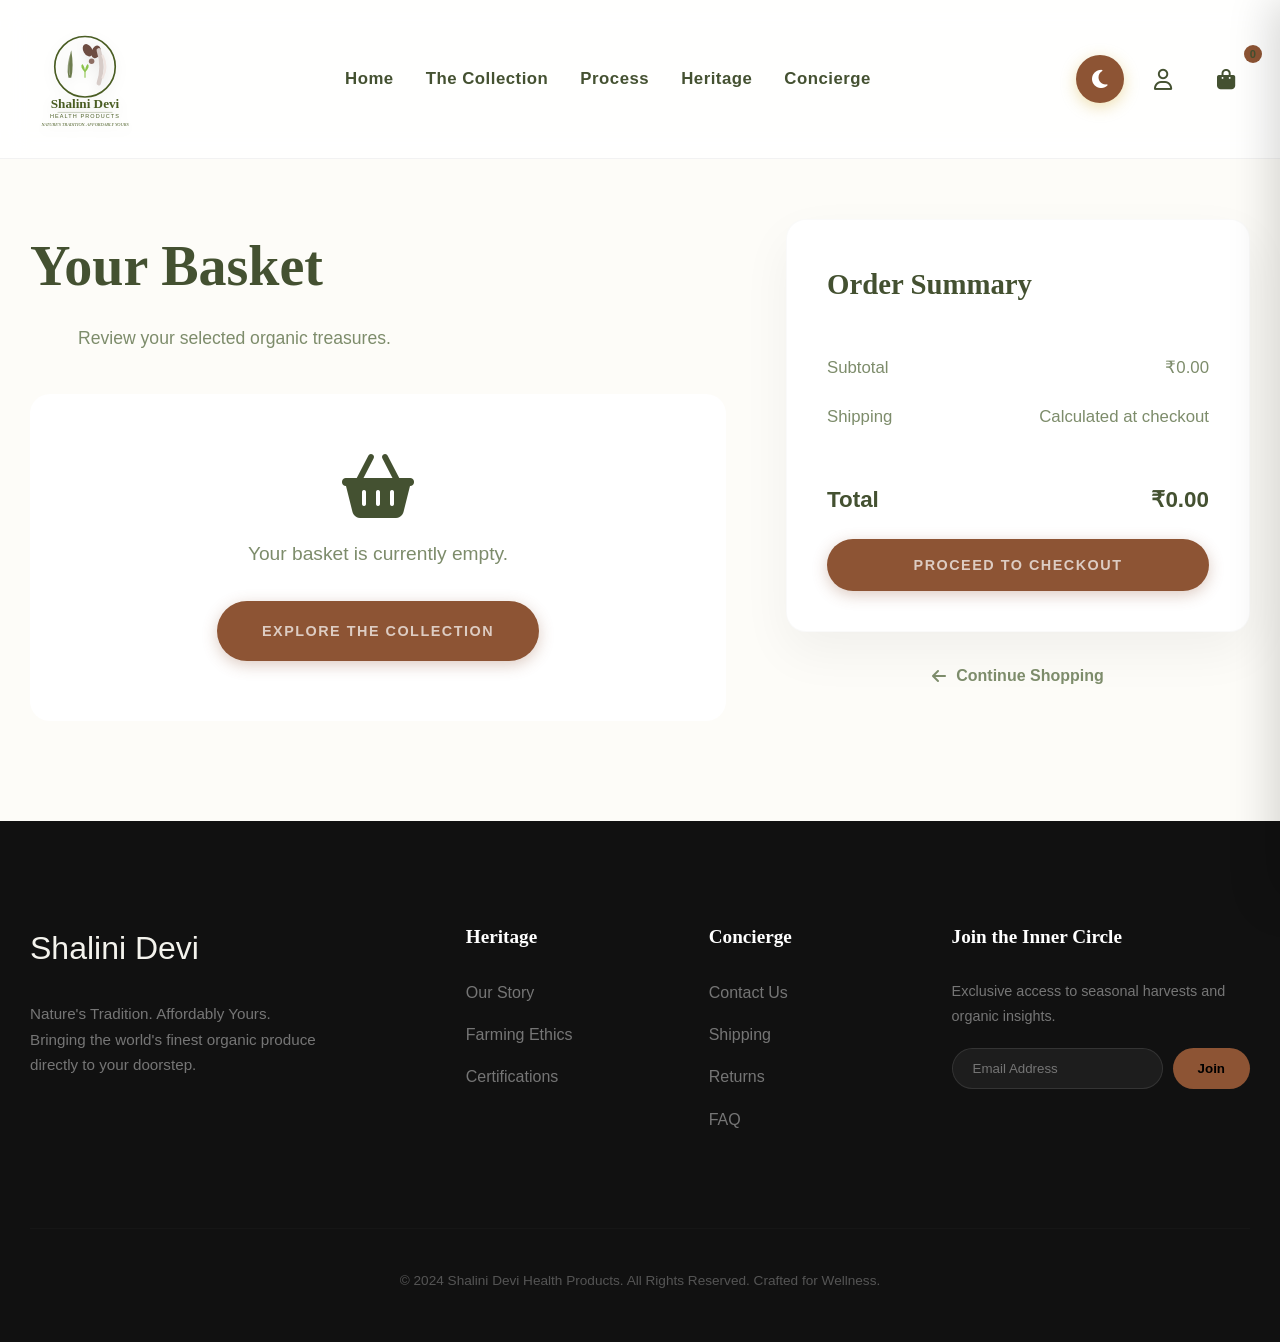
<file: cart.html>
<!doctype html>
<html lang="en">
  <head>
    <meta charset="UTF-8" />
    <meta name="viewport" content="width=device-width, initial-scale=1.0" />
    <title>Your Basket | Shalini Devi Health Products</title>
    <link rel="stylesheet" href="css/styles.css" />
    <link
      rel="stylesheet"
      href="https://cdnjs.cloudflare.com/ajax/libs/font-awesome/6.4.0/css/all.min.css"
    />
  </head>
  <body>
    <nav>
      <div class="container">
        <a href="index.html" class="logo">
          <img src="assets/logo.svg" alt="Shalini Devi">
        </a>
        <div class="nav-links">
          <a href="index.html">Home</a>
          <a href="shop.html">The Collection</a>
          <a href="process.html">Process</a>
          <a href="heritage.html">Heritage</a>
          <a href="concierge.html">Concierge</a>
        </div>
        <div class="nav-actions">
          <i class="fas fa-moon" id="theme-icon" onclick="toggleTheme()"></i>
          <i class="far fa-user"></i>
          <a href="cart.html" class="cart-icon">
            <i class="fas fa-shopping-bag"></i>
            <span class="cart-count" id="cart-count">0</span>
          </a>
          <button class="hamburger" id="hamburger" aria-label="Toggle menu" aria-expanded="false">
            <span></span><span></span><span></span>
          </button>
        </div>
      </div>
    </nav>

    <!-- Mobile Menu -->
    <div class="mobile-menu-overlay" id="mobileMenuOverlay"></div>
    <div class="mobile-menu-drawer" id="mobileMenuDrawer">
      <a href="index.html">Home</a>
      <a href="shop.html">The Collection</a>
      <a href="process.html">Process</a>
      <a href="heritage.html">Heritage</a>
      <a href="concierge.html">Concierge</a>
    </div>

    <section class="section cart-page-section">
      <div class="container">
        
        <div class="cart-layout">
          <!-- Left Column: Basket Items -->
          <div class="cart-items-column">
            <div class="section-header cart-header">
              <h1>Your Basket</h1>
              <p>Review your selected organic treasures.</p>
            </div>
            
            <div id="cart-items" class="premium-cart-items">
              <!-- Cart items will be injected by JS -->
              <div class="empty-cart-state">
                <i class="fas fa-shopping-basket"></i>
                <p>Your basket is currently empty.</p>
                <a href="shop.html" class="btn btn-primary">Explore The Collection</a>
              </div>
            </div>
          </div>

          <!-- Right Column: Summary & Checkout -->
          <div class="cart-sidebar">
            <div id="cart-summary" class="premium-summary-card">
              <h3>Order Summary</h3>
              <div class="summary-row">
                <span>Subtotal</span>
                <span id="cart-subtotal">₹0.00</span>
              </div>
              <div class="summary-row">
                <span>Shipping</span>
                <span>Calculated at checkout</span>
              </div>
              <div class="summary-row total-row">
                <span>Total</span>
                <span id="cart-total">₹0.00</span>
              </div>
              <button class="btn btn-primary w-100" id="btn-proceed" onclick="initCheckout()">Proceed to Checkout</button>
            </div>

            <!-- Real App: Address Collection (Initially Hidden) -->
            <div id="checkout-section" class="premium-checkout-card" style="display: none;">
                <h2>Delivery Details</h2>
                <form id="address-form" onsubmit="placeOrder(event)">
                    <div class="form-group glass-input">
                        <label>Full Name</label>
                        <input type="text" id="fullname" placeholder="Shalini Devi" required>
                    </div>
                    <div class="form-group glass-input">
                        <label>Estate Address</label>
                        <input type="text" id="address" placeholder="Street, Building, Area" required>
                    </div>
                    <div class="form-row">
                        <div class="form-group glass-input">
                            <label>City</label>
                            <input type="text" id="city" placeholder="Hyderabad" required>
                        </div>
                        <div class="form-group glass-input">
                            <label>Pincode</label>
                            <input type="text" id="pincode" placeholder="500001" required>
                        </div>
                    </div>
                    <button type="submit" class="btn btn-accent w-100 mt-20">Complete Traditional Payment</button>
                </form>
            </div>
            
            <a href="shop.html" class="continue-shopping-link">
              <i class="fas fa-arrow-left"></i> Continue Shopping
            </a>
          </div>
        </div>

        <!-- Real App: Delivery Animation -->
        <div id="delivery-animation" class="delivery-animation premium-delivery">
            <div class="track-container">
                <div id="delivery-truck" class="delivery-truck">
                    <i class="fas fa-truck-moving"></i>
                </div>
            </div>
            <div id="status-label" class="status-label">Initializing Order Fulfillment...</div>
        </div>
      </div>
    </section>

    <footer>
      <div class="container">
        <div class="footer-grid">
          <div class="footer-about">
            <div class="footer-logo">Shalini Devi</div>
            <p>
              Nature's Tradition. Affordably Yours. Bringing the world's 
              finest organic produce directly to your doorstep.
            </p>
          </div>
          <div class="footer-links">
            <h4>Heritage</h4>
            <ul>
              <li><a href="heritage.html">Our Story</a></li>
              <li><a href="#">Farming Ethics</a></li>
              <li><a href="#">Certifications</a></li>
            </ul>
          </div>
          <div class="footer-links">
            <h4>Concierge</h4>
            <ul>
              <li><a href="concierge.html">Contact Us</a></li>
              <li><a href="#">Shipping</a></li>
              <li><a href="#">Returns</a></li>
              <li><a href="#">FAQ</a></li>
            </ul>
          </div>
          <div class="newsletter">
            <h4>Join the Inner Circle</h4>
            <p>Exclusive access to seasonal harvests and organic insights.</p>
            <form class="newsletter-form">
              <input type="email" placeholder="Email Address" />
              <button type="submit">Join</button>
            </form>
          </div>
        </div>
        <div class="footer-bottom">
          <p>&copy; 2024 Shalini Devi Health Products. All Rights Reserved. Crafted for Wellness.</p>
        </div>
      </div>
    </footer>

    <script src="scripts/cart.js"></script>
    <script src="scripts/hamburger.js"></script>
    <script>
      // Call updateCartDisplay on load for cart.html
      document.addEventListener('DOMContentLoaded', updateCartDisplay);
    </script>
  </body>
</html>
</file>
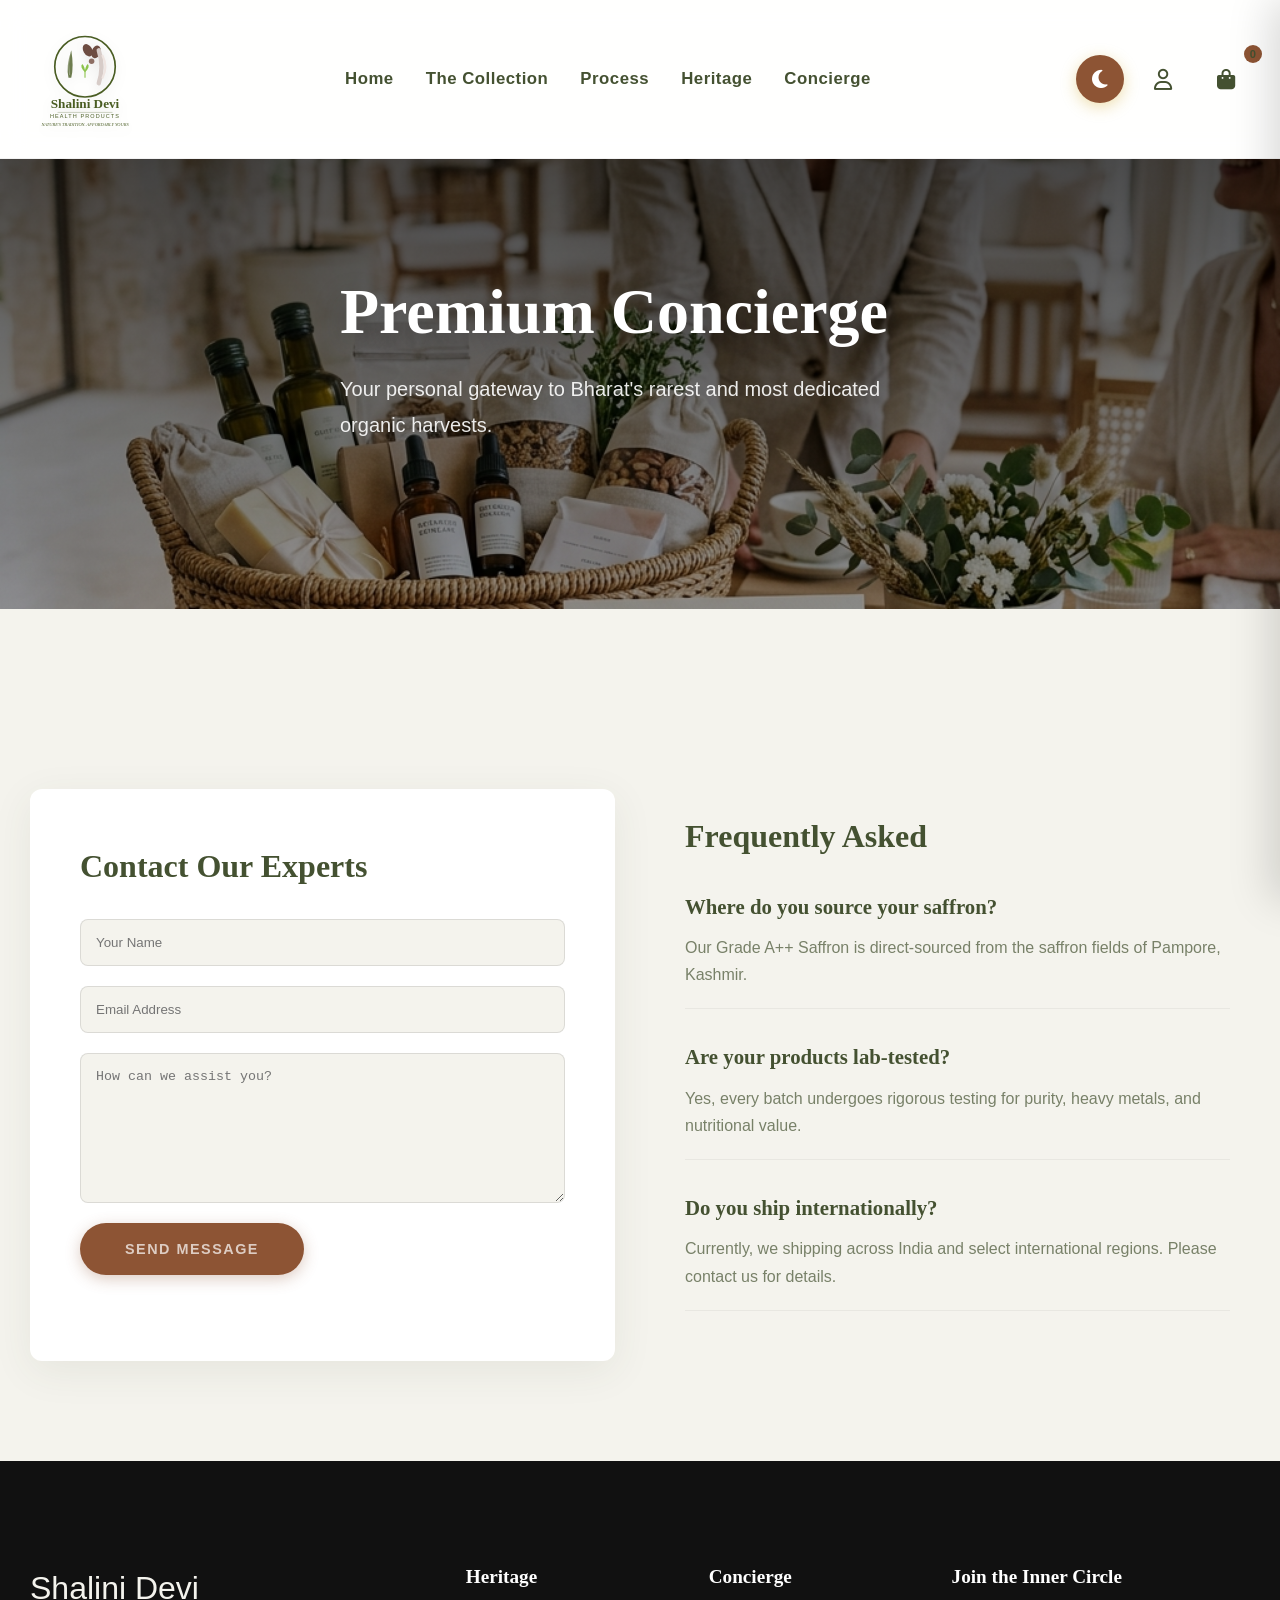
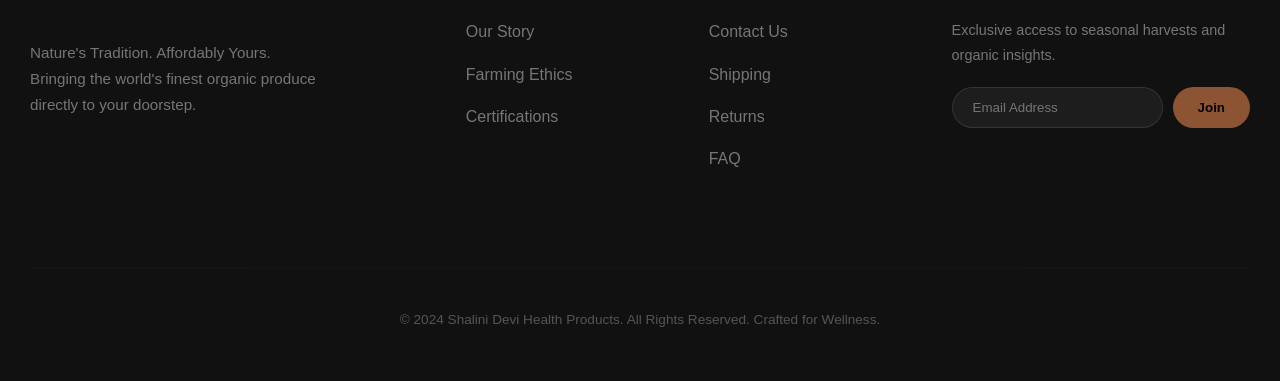
<file: concierge.html>
<!doctype html>
<html lang="en">
  <head>
    <meta charset="UTF-8" />
    <meta name="viewport" content="width=device-width, initial-scale=1.0" />
    <title>Concierge | Shalini Devi Health Products</title>
    <link rel="stylesheet" href="css/styles.css" />
    <link
      rel="stylesheet"
      href="https://cdnjs.cloudflare.com/ajax/libs/font-awesome/6.4.0/css/all.min.css"
    />
  </head>
  <body>
    <nav>
      <div class="container">
        <a href="index.html" class="logo">
          <img src="assets/logo.svg" alt="Shalini Devi">
        </a>
        <div class="nav-links">
          <a href="index.html">Home</a>
          <a href="shop.html">The Collection</a>
          <a href="process.html">Process</a>
          <a href="heritage.html">Heritage</a>
          <a href="concierge.html">Concierge</a>
        </div>
        <div class="nav-actions">
          <i class="fas fa-moon" id="theme-icon" onclick="toggleTheme()"></i>
          <i class="far fa-user"></i>
          <a href="cart.html" class="cart-icon">
            <i class="fas fa-shopping-bag"></i>
            <span class="cart-count" id="cart-count">0</span>
          </a>
          <button class="hamburger" id="hamburger" aria-label="Toggle menu" aria-expanded="false">
            <span></span><span></span><span></span>
          </button>
        </div>
      </div>
    </nav>

    <!-- Mobile Menu -->
    <div class="mobile-menu-overlay" id="mobileMenuOverlay"></div>
    <div class="mobile-menu-drawer" id="mobileMenuDrawer">
      <a href="index.html">Home</a>
      <a href="shop.html">The Collection</a>
      <a href="process.html">Process</a>
      <a href="heritage.html">Heritage</a>
      <a href="concierge.html">Concierge</a>
    </div>

    <header class="hero hero-luxury" style="background: url('hero_organic_concierge_1776785334773.png') no-repeat center center/cover; height: 50vh; min-height: 400px;">
      <div class="hero-content" style="text-align: left; margin-left: 0;">
        <h1 style="font-size: 4rem; color: #fff;">Premium Concierge</h1>
        <p style="color: #fff; opacity: 0.9; max-width: 600px;">Your personal gateway to Bharat's rarest and most dedicated organic harvests.</p>
      </div>
    </header>

    <section class="section">
      <div class="container">
        <div class="content-grid-sm">
          <div class="concierge-card" style="background: var(--bg-white); padding: 50px; border-radius: var(--radius); box-shadow: var(--shadow-md);">
            <h3 style="font-size: 2rem; margin-bottom: 25px;">Contact Our Experts</h3>
            <form style="display: flex; flex-direction: column; gap: 20px;">
              <input type="text" placeholder="Your Name" style="padding: 15px; border-radius: 8px; border: 1px solid rgba(0,0,0,0.1); background: var(--bg-main); color: var(--text-dark);" />
              <input type="email" placeholder="Email Address" style="padding: 15px; border-radius: 8px; border: 1px solid rgba(0,0,0,0.1); background: var(--bg-main); color: var(--text-dark);" />
              <textarea placeholder="How can we assist you?" style="padding: 15px; border-radius: 8px; border: 1px solid rgba(0,0,0,0.1); background: var(--bg-main); color: var(--text-dark); height: 150px;"></textarea>
              <button class="btn" type="submit" style="width: fit-content;">Send Message</button>
            </form>
          </div>
          
          <div style="padding: 20px;">
            <h3 style="font-size: 2rem; margin-bottom: 25px;">Frequently Asked</h3>
            <div style="margin-bottom: 30px; border-bottom: 1px solid rgba(0,0,0,0.05); padding-bottom: 20px;">
              <h4 style="margin-bottom: 10px; font-size: 1.3rem;">Where do you source your saffron?</h4>
              <p style="opacity: 0.7;">Our Grade A++ Saffron is direct-sourced from the saffron fields of Pampore, Kashmir.</p>
            </div>
            <div style="margin-bottom: 30px; border-bottom: 1px solid rgba(0,0,0,0.05); padding-bottom: 20px;">
              <h4 style="margin-bottom: 10px; font-size: 1.3rem;">Are your products lab-tested?</h4>
              <p style="opacity: 0.7;">Yes, every batch undergoes rigorous testing for purity, heavy metals, and nutritional value.</p>
            </div>
            <div style="margin-bottom: 30px; border-bottom: 1px solid rgba(0,0,0,0.05); padding-bottom: 20px;">
              <h4 style="margin-bottom: 10px; font-size: 1.3rem;">Do you ship internationally?</h4>
              <p style="opacity: 0.7;">Currently, we shipping across India and select international regions. Please contact us for details.</p>
            </div>
          </div>
        </div>
      </div>
    </section>

    <footer>
      <div class="container">
        <div class="footer-grid">
          <div class="footer-about">
            <div class="footer-logo">Shalini Devi</div>
            <p>
              Nature's Tradition. Affordably Yours. Bringing the world's 
              finest organic produce directly to your doorstep.
            </p>
          </div>
          <div class="footer-links">
            <h4>Heritage</h4>
            <ul>
              <li><a href="heritage.html">Our Story</a></li>
              <li><a href="#">Farming Ethics</a></li>
              <li><a href="#">Certifications</a></li>
            </ul>
          </div>
          <div class="footer-links">
            <h4>Concierge</h4>
            <ul>
              <li><a href="concierge.html">Contact Us</a></li>
              <li><a href="#">Shipping</a></li>
              <li><a href="#">Returns</a></li>
              <li><a href="#">FAQ</a></li>
            </ul>
          </div>
          <div class="newsletter">
            <h4>Join the Inner Circle</h4>
            <p>Exclusive access to seasonal harvests and organic insights.</p>
            <form class="newsletter-form">
              <input type="email" placeholder="Email Address" />
              <button type="submit">Join</button>
            </form>
          </div>
        </div>
        <div class="footer-bottom">
          <p>&copy; 2024 Shalini Devi Health Products. All Rights Reserved. Crafted for Wellness.</p>
        </div>
      </div>
    </footer>

    <script src="scripts/cart.js"></script>
    <script src="scripts/hamburger.js"></script>
  </body>
</html>
</file>
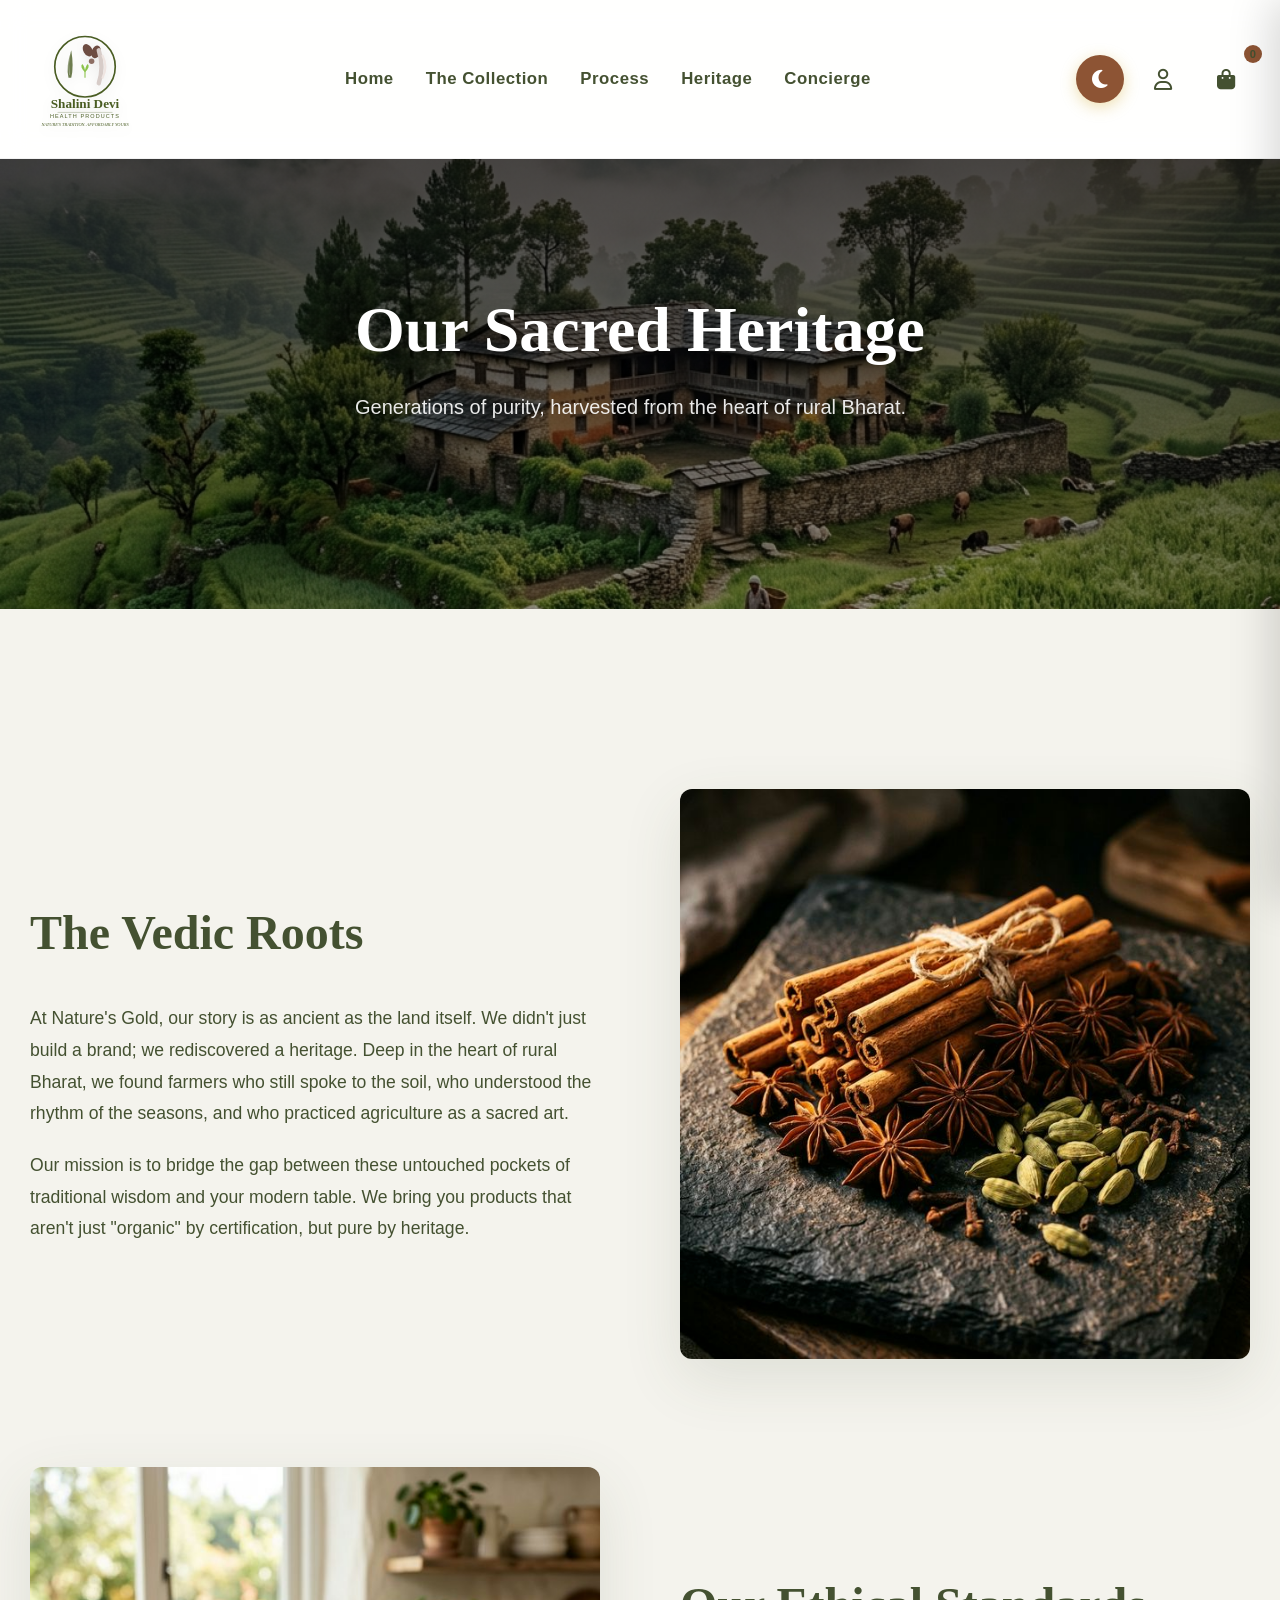
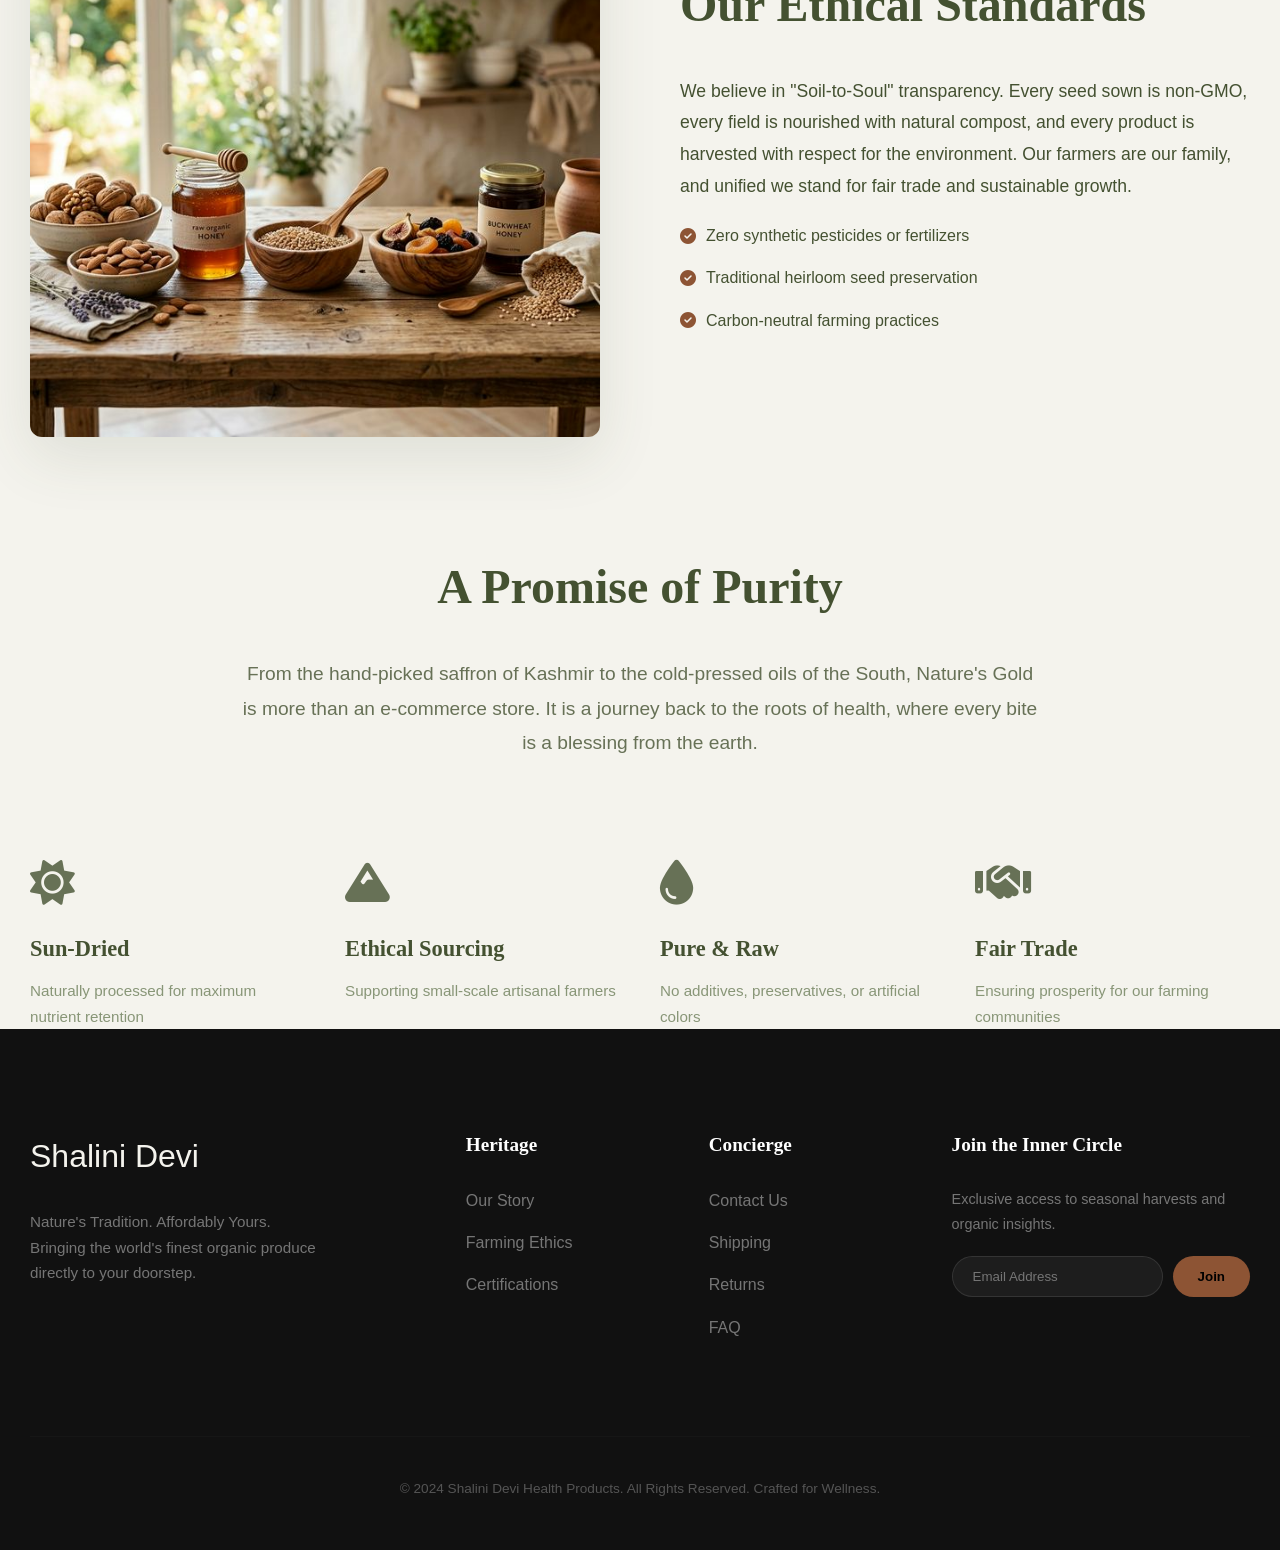
<file: heritage.html>
<!doctype html>
<html lang="en">
  <head>
    <meta charset="UTF-8" />
    <meta name="viewport" content="width=device-width, initial-scale=1.0" />
    <title>Our Heritage | Nature's Gold</title>
    <link rel="stylesheet" href="css/styles.css" />
    <link
      rel="stylesheet"
      href="https://cdnjs.cloudflare.com/ajax/libs/font-awesome/6.4.0/css/all.min.css"
    />
  </head>
  <body>
    <nav>
      <div class="container">
        <a href="index.html" class="logo">
          <img src="assets/logo.svg" alt="Shalini Devi">
        </a>
        <div class="nav-links">
          <a href="index.html">Home</a>
          <a href="shop.html">The Collection</a>
          <a href="process.html">Process</a>
          <a href="heritage.html">Heritage</a>
          <a href="concierge.html">Concierge</a>
        </div>
        <div class="nav-actions">
          <i class="fas fa-moon" id="theme-icon" onclick="toggleTheme()"></i>
          <i class="far fa-user"></i>
          <a href="cart.html" class="cart-icon">
            <i class="fas fa-shopping-bag"></i>
            <span class="cart-count" id="cart-count">0</span>
          </a>
          <button class="hamburger" id="hamburger" aria-label="Toggle menu" aria-expanded="false">
            <span></span><span></span><span></span>
          </button>
        </div>
      </div>
    </nav>

    <!-- Mobile Menu -->
    <div class="mobile-menu-overlay" id="mobileMenuOverlay"></div>
    <div class="mobile-menu-drawer" id="mobileMenuDrawer">
      <a href="index.html">Home</a>
      <a href="shop.html">The Collection</a>
      <a href="process.html">Process</a>
      <a href="heritage.html">Heritage</a>
      <a href="concierge.html">Concierge</a>
    </div>

    <header class="hero hero-luxury" style="background: url('hero_organic_heritage_1776785304129.png') no-repeat center center/cover; height: 50vh; min-height: 400px;">
      <div class="hero-content" style="text-align: left; margin-left: 0;">
        <h1 style="font-size: 4rem; color: #fff;">Our Sacred Heritage</h1>
        <p style="color: #fff; opacity: 0.9; max-width: 600px;">Generations of purity, harvested from the heart of rural Bharat.</p>
      </div>
    </header>

    <section class="section">
      <div class="container">
        <div class="content-grid" style="margin-bottom: 100px;">
          <div>
            <h2 style="font-size: 3rem; margin-bottom: 30px;">The Vedic Roots</h2>
            <p style="font-size: 1.1rem; margin-bottom: 20px; line-height: 1.8;">
              At Nature's Gold, our story is as ancient as the land itself. We didn't just build a brand; we rediscovered a heritage. Deep in the heart of rural Bharat, we found farmers who still spoke to the soil, who understood the rhythm of the seasons, and who practiced agriculture as a sacred art.
            </p>
            <p style="font-size: 1.1rem; margin-bottom: 20px; line-height: 1.8;">
              Our mission is to bridge the gap between these untouched pockets of traditional wisdom and your modern table. We bring you products that aren't just "organic" by certification, but pure by heritage.
            </p>
          </div>
          <div>
            <img src="assets/cat_spices.png" alt="Heritage Spices" style="width: 100%; border-radius: var(--radius); box-shadow: var(--shadow-lg);" />
          </div>
        </div>

        <div class="content-grid" style="margin-bottom: 100px;">
          <div class="order-2-desktop" style="order: 2;">
            <h2 style="font-size: 3rem; margin-bottom: 30px;">Our Ethical Standards</h2>
            <p style="font-size: 1.1rem; margin-bottom: 20px; line-height: 1.8;">
              We believe in "Soil-to-Soul" transparency. Every seed sown is non-GMO, every field is nourished with natural compost, and every product is harvested with respect for the environment. Our farmers are our family, and unified we stand for fair trade and sustainable growth.
            </p>
            <ul style="list-style: none; margin-top: 20px;">
              <li style="margin-bottom: 15px; display: flex; align-items: center; gap: 10px;">
                <i class="fas fa-check-circle" style="color: var(--accent);"></i> Zero synthetic pesticides or fertilizers
              </li>
              <li style="margin-bottom: 15px; display: flex; align-items: center; gap: 10px;">
                <i class="fas fa-check-circle" style="color: var(--accent);"></i> Traditional heirloom seed preservation
              </li>
              <li style="margin-bottom: 15px; display: flex; align-items: center; gap: 10px;">
                <i class="fas fa-check-circle" style="color: var(--accent);"></i> Carbon-neutral farming practices
              </li>
            </ul>
          </div>
          <div class="order-1-desktop" style="order: 1;">
             <img src="assets/hero_premium.png" alt="Farming" style="width: 100%; border-radius: var(--radius); box-shadow: var(--shadow-lg);" />
          </div>
        </div>

        <div style="text-align: center; max-width: 800px; margin: 0 auto;">
          <h2 style="font-size: 3rem; margin-bottom: 30px;">A Promise of Purity</h2>
          <p style="font-size: 1.2rem; line-height: 1.8; opacity: 0.8;">
            From the hand-picked saffron of Kashmir to the cold-pressed oils of the South, Nature's Gold is more than an e-commerce store. It is a journey back to the roots of health, where every bite is a blessing from the earth.
          </p>
        </div>
      </div>
    </section>

    <section class="features-band">
      <div class="container">
        <div class="features-grid">
          <div class="feature-item">
            <i class="fas fa-sun"></i>
            <h4>Sun-Dried</h4>
            <p>Naturally processed for maximum nutrient retention</p>
          </div>
          <div class="feature-item">
            <i class="fas fa-mountain"></i>
            <h4>Ethical Sourcing</h4>
            <p>Supporting small-scale artisanal farmers</p>
          </div>
          <div class="feature-item">
            <i class="fas fa-droplet"></i>
            <h4>Pure & Raw</h4>
            <p>No additives, preservatives, or artificial colors</p>
          </div>
          <div class="feature-item">
            <i class="fas fa-handshake"></i>
            <h4>Fair Trade</h4>
            <p>Ensuring prosperity for our farming communities</p>
          </div>
        </div>
      </div>
    </section>

    <footer>
      <div class="container">
        <div class="footer-grid">
          <div class="footer-about">
            <div class="footer-logo">Shalini Devi</div>
            <p>
              Nature's Tradition. Affordably Yours. Bringing the world's 
              finest organic produce directly to your doorstep.
            </p>
          </div>
          <div class="footer-links">
            <h4>Heritage</h4>
            <ul>
              <li><a href="heritage.html">Our Story</a></li>
              <li><a href="#">Farming Ethics</a></li>
              <li><a href="#">Certifications</a></li>
            </ul>
          </div>
          <div class="footer-links">
            <h4>Concierge</h4>
            <ul>
              <li><a href="concierge.html">Contact Us</a></li>
              <li><a href="#">Shipping</a></li>
              <li><a href="#">Returns</a></li>
              <li><a href="#">FAQ</a></li>
            </ul>
          </div>
          <div class="newsletter">
            <h4>Join the Inner Circle</h4>
            <p>Exclusive access to seasonal harvests and organic insights.</p>
            <form class="newsletter-form">
              <input type="email" placeholder="Email Address" />
              <button type="submit">Join</button>
            </form>
          </div>
        </div>
        <div class="footer-bottom">
          <p>&copy; 2024 Shalini Devi Health Products. All Rights Reserved. Crafted for Wellness.</p>
        </div>
      </div>
    </footer>

    <script src="scripts/cart.js"></script>
    <script src="scripts/hamburger.js"></script>
  </body>
</html>
</file>
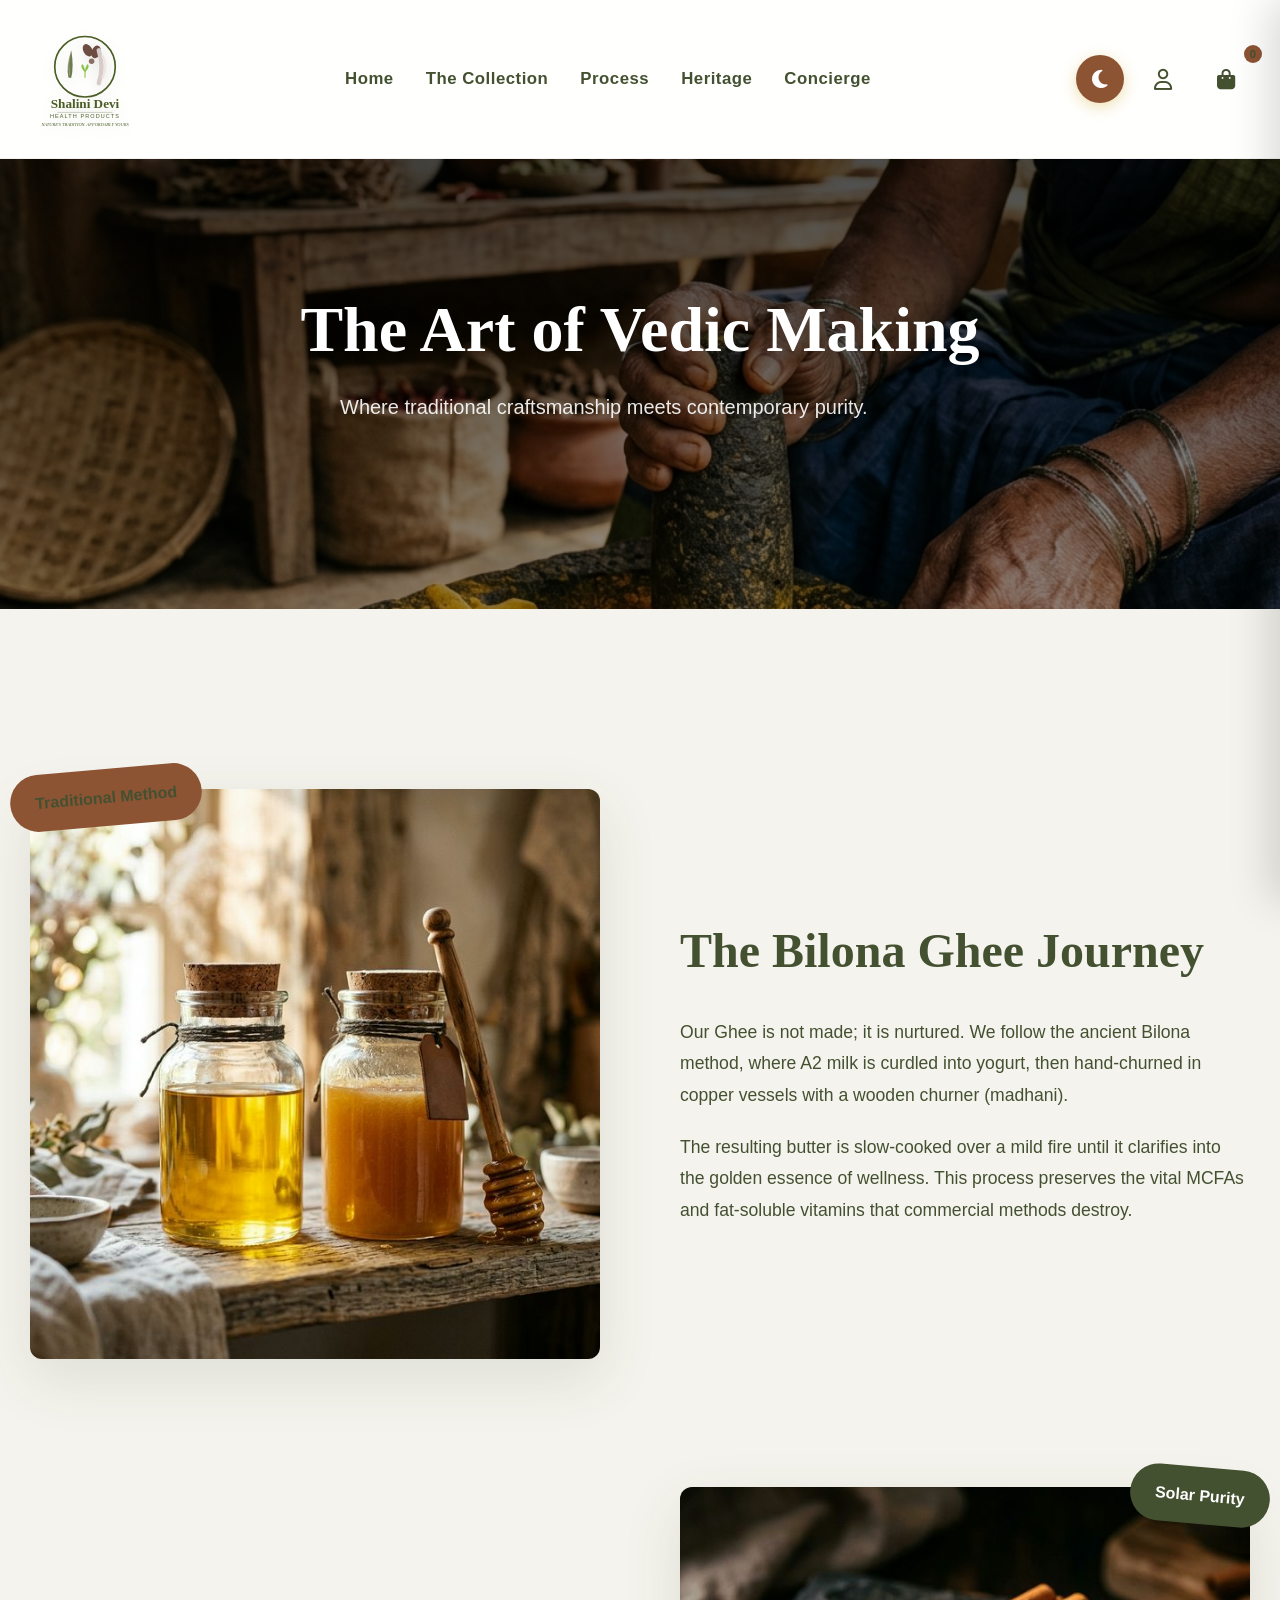
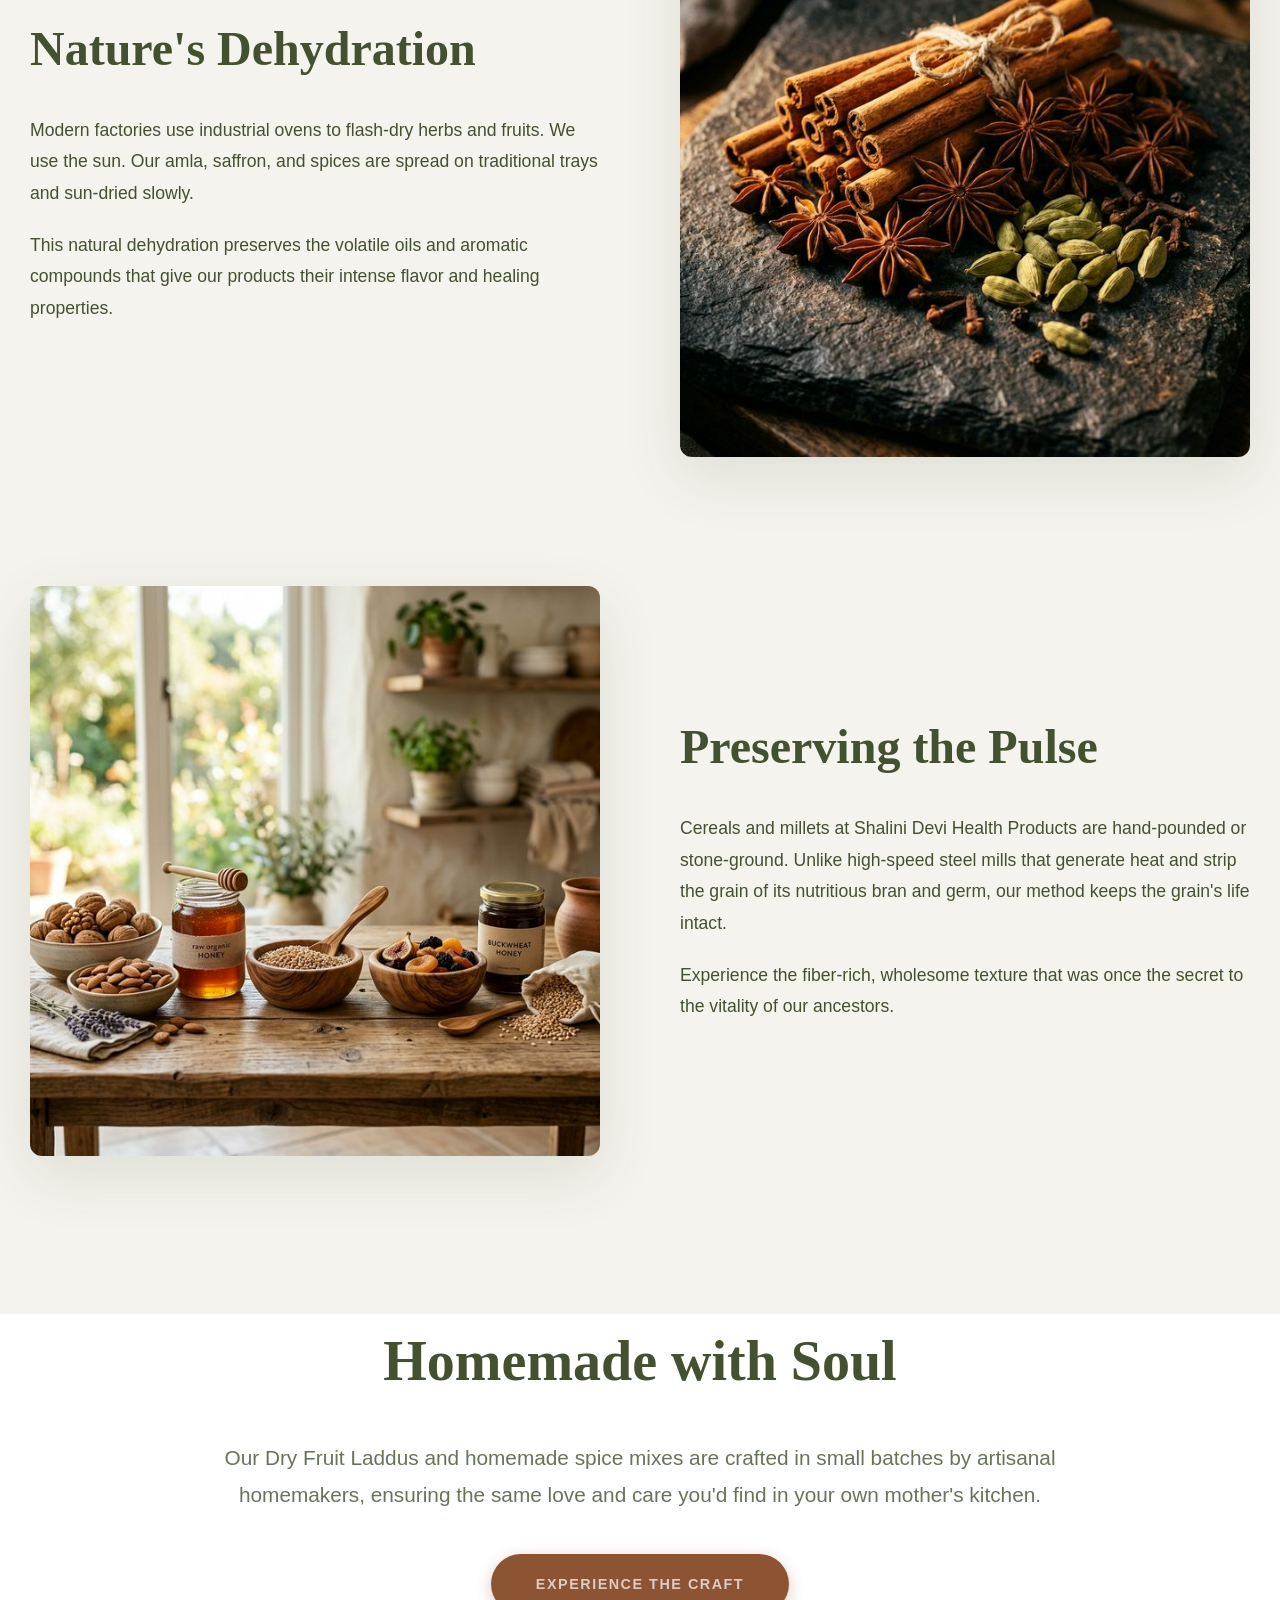
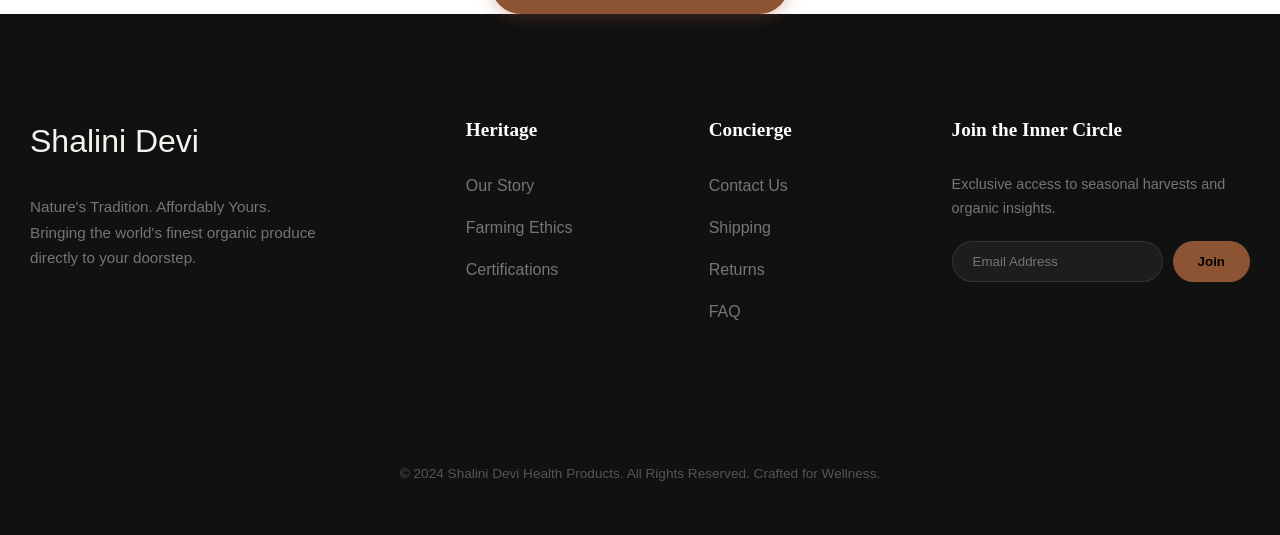
<file: process.html>
<!doctype html>
<html lang="en">
  <head>
    <meta charset="UTF-8" />
    <meta name="viewport" content="width=device-width, initial-scale=1.0" />
    <title>The Making Process | Shalini Devi Health Products</title>
    <link rel="stylesheet" href="css/styles.css" />
    <link
      rel="stylesheet"
      href="https://cdnjs.cloudflare.com/ajax/libs/font-awesome/6.4.0/css/all.min.css"
    />
  </head>
  <body>
    <nav>
      <div class="container">
        <a href="index.html" class="logo">
          <img src="assets/logo.svg" alt="Shalini Devi">
        </a>
        <div class="nav-links">
          <a href="index.html">Home</a>
          <a href="shop.html">The Collection</a>
          <a href="process.html">Process</a>
          <a href="heritage.html">Heritage</a>
          <a href="concierge.html">Concierge</a>
        </div>
        <div class="nav-actions">
          <i class="fas fa-moon" id="theme-icon" onclick="toggleTheme()"></i>
          <i class="far fa-user"></i>
          <a href="cart.html" class="cart-icon">
            <i class="fas fa-shopping-bag"></i>
            <span class="cart-count" id="cart-count">0</span>
          </a>
          <button class="hamburger" id="hamburger" aria-label="Toggle menu" aria-expanded="false">
            <span></span><span></span><span></span>
          </button>
        </div>
      </div>
    </nav>

    <!-- Mobile Menu -->
    <div class="mobile-menu-overlay" id="mobileMenuOverlay"></div>
    <div class="mobile-menu-drawer" id="mobileMenuDrawer">
      <a href="index.html">Home</a>
      <a href="shop.html">The Collection</a>
      <a href="process.html">Process</a>
      <a href="heritage.html">Heritage</a>
      <a href="concierge.html">Concierge</a>
    </div>

    <header class="hero hero-luxury" style="background: url('hero_organic_process_1776785271137.png') no-repeat center center/cover; height: 50vh; min-height: 400px;">
      <div class="hero-content" style="text-align: left; margin-left: 0;">
        <h1 style="font-size: 4rem; color: #fff;">The Art of Vedic Making</h1>
        <p style="color: #fff; opacity: 0.9; max-width: 600px;">Where traditional craftsmanship meets contemporary purity.</p>
      </div>
    </header>

    <section class="section">
      <div class="container">
        <!-- Bilona Ghee Process -->
        <div class="content-grid" style="margin-bottom: 120px;">
          <div style="position: relative;">
            <img src="assets/cat_oils.png" alt="Bilona Ghee Process" style="width: 100%; border-radius: var(--radius); box-shadow: var(--shadow-lg);" />
            <div style="position: absolute; top: -20px; left: -20px; background: var(--accent); color: var(--primary); padding: 15px 25px; border-radius: 50px; font-weight: 700; transform: rotate(-5deg);">Traditional Method</div>
          </div>
          <div>
            <h2 style="font-size: 3rem; margin-bottom: 25px;">The Bilona Ghee Journey</h2>
            <p style="font-size: 1.1rem; margin-bottom: 20px; line-height: 1.8;">
              Our Ghee is not made; it is nurtured. We follow the ancient Bilona method, where A2 milk is curdled into yogurt, then hand-churned in copper vessels with a wooden churner (madhani).
            </p>
            <p style="font-size: 1.1rem; margin-bottom: 20px; line-height: 1.8;">
              The resulting butter is slow-cooked over a mild fire until it clarifies into the golden essence of wellness. This process preserves the vital MCFAs and fat-soluble vitamins that commercial methods destroy.
            </p>
          </div>
        </div>

        <!-- Sun-Drying Process -->
        <div class="content-grid" style="margin-bottom: 120px;">
          <div class="order-2-desktop" style="order: 2; position: relative;">
            <img src="assets/cat_spices.png" alt="Sun Drying" style="width: 100%; border-radius: var(--radius); box-shadow: var(--shadow-lg);" />
            <div style="position: absolute; top: -20px; right: -20px; background: var(--primary); color: var(--bg-white); padding: 15px 25px; border-radius: 50px; font-weight: 700; transform: rotate(5deg);">Solar Purity</div>
          </div>
          <div class="order-1-desktop" style="order: 1;">
            <h2 style="font-size: 3rem; margin-bottom: 25px;">Nature's Dehydration</h2>
            <p style="font-size: 1.1rem; margin-bottom: 20px; line-height: 1.8;">
              Modern factories use industrial ovens to flash-dry herbs and fruits. We use the sun. Our amla, saffron, and spices are spread on traditional trays and sun-dried slowly.
            </p>
            <p style="font-size: 1.1rem; margin-bottom: 20px; line-height: 1.8;">
              This natural dehydration preserves the volatile oils and aromatic compounds that give our products their intense flavor and healing properties.
            </p>
          </div>
        </div>

        <!-- Hand-pounding Grains -->
        <div class="content-grid" style="margin-bottom: 50px;">
          <div>
            <img src="assets/hero_premium.png" alt="Hand Pounding" style="width: 100%; border-radius: var(--radius); box-shadow: var(--shadow-lg);" />
          </div>
          <div>
            <h2 style="font-size: 3rem; margin-bottom: 25px;">Preserving the Pulse</h2>
            <p style="font-size: 1.1rem; margin-bottom: 20px; line-height: 1.8;">
              Cereals and millets at Shalini Devi Health Products are hand-pounded or stone-ground. Unlike high-speed steel mills that generate heat and strip the grain of its nutritious bran and germ, our method keeps the grain's life intact.
            </p>
            <p style="font-size: 1.1rem; margin-bottom: 20px; line-height: 1.8;">
              Experience the fiber-rich, wholesome texture that was once the secret to the vitality of our ancestors.
            </p>
          </div>
        </div>
      </div>
    </section>

    <section class="features-band" style="background: var(--bg-white); color: var(--primary);">
       <div class="container">
         <div style="text-align: center; max-width: 900px; margin: 0 auto;">
           <h2 style="font-size: 3.5rem; margin-bottom: 30px;">Homemade with Soul</h2>
           <p style="font-size: 1.3rem; line-height: 1.8; opacity: 0.8; margin-bottom: 40px;">
             Our Dry Fruit Laddus and homemade spice mixes are crafted in small batches by artisanal homemakers, ensuring the same love and care you'd find in your own mother's kitchen.
           </p>
           <a href="shop.html" class="btn">Experience the Craft</a>
         </div>
       </div>
    </section>

    <footer>
      <div class="container">
        <div class="footer-grid">
          <div class="footer-about">
            <div class="footer-logo">Shalini Devi</div>
            <p>
              Nature's Tradition. Affordably Yours. Bringing the world's 
              finest organic produce directly to your doorstep.
            </p>
          </div>
          <div class="footer-links">
            <h4>Heritage</h4>
            <ul>
              <li><a href="heritage.html">Our Story</a></li>
              <li><a href="#">Farming Ethics</a></li>
              <li><a href="#">Certifications</a></li>
            </ul>
          </div>
          <div class="footer-links">
            <h4>Concierge</h4>
            <ul>
              <li><a href="concierge.html">Contact Us</a></li>
              <li><a href="#">Shipping</a></li>
              <li><a href="#">Returns</a></li>
              <li><a href="#">FAQ</a></li>
            </ul>
          </div>
          <div class="newsletter">
            <h4>Join the Inner Circle</h4>
            <p>Exclusive access to seasonal harvests and organic insights.</p>
            <form class="newsletter-form">
              <input type="email" placeholder="Email Address" />
              <button type="submit">Join</button>
            </form>
          </div>
        </div>
        <div class="footer-bottom">
          <p>&copy; 2024 Shalini Devi Health Products. All Rights Reserved. Crafted for Wellness.</p>
        </div>
      </div>
    </footer>

    <script src="scripts/cart.js"></script>
    <script src="scripts/hamburger.js"></script>
  </body>
</html>
</file>
<file: css/styles.css>
:root {
  /* Color Palette - Shalini Devi Brand Update */
  --primary: #445131; /* Brand Moss Green */
  --primary-light: #5a6b41;
  --secondary: #ACC555; /* Brand Sprout Green */
  --accent: #8D5434; /* Brand Nut Brown */
  --accent-light: #b06e4a;
  --bg-main: #F4F3ED; /* Brand Cream Background */
  --bg-white: #ffffff;
  --text-dark: #445131; /* Using Moss for headers/dark text */
  --text-muted: #7D8C6B; /* Sage Green subtext */
  --shadow-sm: 0 2px 4px rgba(68, 81, 49, 0.05);
  --shadow-md: 0 10px 40px rgba(68, 81, 49, 0.08);
  --shadow-lg: 0 20px 60px rgba(68, 81, 49, 0.12);
  --transition: all 0.4s cubic-bezier(0.4, 0, 0.2, 1);
  --radius: 12px;
  --transition-slow: all 0.8s cubic-bezier(0.4, 0, 0.2, 1);
}

/* Organic Textures & Patterns */
.bg-organic {
  background-image: url("data:image/svg+xml,%3Csvg width='100' height='100' viewBox='0 0 100 100' xmlns='http://www.w3.org/2000/svg'%3E%3Cpath d='M10 10 Q15 5 20 10 T30 10' fill='none' stroke='%23445131' stroke-width='0.5' opacity='0.05'/%3E%3C/svg%3E");
  background-repeat: repeat;
}

.paper-texture {
  position: relative;
}
.paper-texture::before {
  content: "";
  position: absolute;
  top: 0; left: 0; width: 100%; height: 100%;
  background-image: url("data:image/svg+xml,%3Csvg viewBox='0 0 200 200' xmlns='http://www.w3.org/2000/svg'%3E%3Cfilter id='noiseFilter'%3E%3CfeTurbulence type='fractalNoise' baseFrequency='0.65' numOctaves='3' stitchTiles='stitch'/%3E%3C/filter%3E%3Crect width='100%25' height='100%25' filter='url(%23noiseFilter)'/%3E%3C/svg%3E");
  opacity: 0.02;
  pointer-events: none;
  border-radius: inherit;
}

body.dark {
  --bg-main: #1A1F13; /* Deepened Brand Moss */
  --bg-white: #242B1B; /* Olive Card Background */
  --text-dark: #F4F3ED; /* Brand Cream for Text */
  --text-muted: #ACC555; /* Sprout Green as sub-accent */
  --primary: #F4F3ED;
  --accent: #ACC555; /* Sprout Green Accent in dark mode */
  --shadow-sm: 0 2px 4px rgba(0,0,0,0.5);
  --shadow-md: 0 4px 20px rgba(0,0,0,0.7);
  --shadow-lg: 0 10px 30px rgba(0,0,0,0.8);
}

/* Typography Imports */
@import url("https://fonts.googleapis.com/css2?family=Cormorant+Garamond:wght@600;700&family=Inter:wght@400;500;600&display=swap");

* {
  margin: 0;
  padding: 0;
  box-sizing: border-box;
}

body {
  font-family: "Inter", sans-serif;
  background-color: var(--bg-main);
  color: var(--text-dark);
  line-height: 1.7;
  overflow-x: hidden;
}

h1,
h2,
h3,
h4 {
  font-family: "Cormorant Garamond", serif;
  font-weight: 700;
  color: var(--primary);
}

a {
  text-decoration: none;
  color: inherit;
  transition: var(--transition);
}

ul {
  list-style: none;
}

.container {
  max-width: 1300px;
  margin: 0 auto;
  padding: 0 30px;
}

/* Navbar - Modern Glassmorphism */
nav {
  background: rgba(255, 255, 255, 0.95);
  backdrop-filter: blur(15px);
  padding: 20px 0;
  position: sticky;
  top: 0;
  z-index: 1000;
  border-bottom: 1px solid rgba(0, 0, 0, 0.05);
  transition: all 0.4s cubic-bezier(0.165, 0.84, 0.44, 1);
}

nav .container {
  display: flex;
  justify-content: space-between;
  align-items: center;
}

nav.scrolled {
  padding: 12px 0;
  background: rgba(255, 255, 255, 0.98);
  box-shadow: 0 10px 30px rgba(0, 0, 0, 0.08);
}

/* Dark Mode Navbar Fix */
body.dark nav {
  background: rgba(26, 31, 19, 0.95);
  border-bottom: 1px solid rgba(255, 255, 255, 0.05);
}

body.dark nav.scrolled {
  background: rgba(26, 31, 19, 0.98);
  box-shadow: 0 10px 30px rgba(0, 0, 0, 0.4);
}

.logo img {
  height: 110px;
  width: auto;
  transition: height 0.4s cubic-bezier(0.165, 0.84, 0.44, 1);
  filter: drop-shadow(0 4px 6px rgba(0,0,0,0.1));
}

nav.scrolled .logo img {
  height: 75px;
}

.nav-links {
  display: flex;
  gap: 32px;
}

.nav-links a {
  text-decoration: none;
  color: var(--text-dark);
  font-weight: 700;
  font-size: 1.05rem;
  letter-spacing: 0.03em;
  position: relative;
  padding: 8px 0;
  transition: color 0.3s ease;
}

.nav-links a:hover,
.nav-links a.active {
  color: var(--primary);
}

.nav-links a::after {
  content: '';
  position: absolute;
  bottom: 0;
  left: 0;
  width: 0;
  height: 2px;
  background: var(--primary);
  transition: width 0.3s ease;
}

.nav-links a:hover::after,
.nav-links a.active::after {
  width: 100%;
}

.nav-actions {
  display: flex;
  align-items: center;
  gap: 15px;
}

.nav-actions i,
.nav-actions a {
  width: 48px;
  height: 48px;
  display: flex;
  align-items: center;
  justify-content: center;
  border-radius: 50%;
  font-size: 1.3rem;
  color: var(--text-dark);
  cursor: pointer;
  transition: all 0.3s cubic-bezier(0.175, 0.885, 0.32, 1.275);
  text-decoration: none;
  background: transparent;
}

.nav-actions i:hover,
.nav-actions a:hover {
  background: var(--bg-main);
  color: var(--primary);
  transform: translateY(-2px);
}

/* Big Highlighted Theme Toggle */
#theme-icon {
  color: var(--bg-white);
  background: var(--accent);
  box-shadow: 0 4px 15px rgba(212, 175, 55, 0.4);
}

#theme-icon:hover {
  background: var(--text-dark);
  color: var(--accent);
  box-shadow: 0 6px 20px rgba(212, 175, 55, 0.6);
  transform: rotate(15deg) scale(1.1);
}

body.dark .nav-actions i,
body.dark .nav-actions a {
  color: var(--text-dark);
}

body.dark .nav-actions i:hover,
body.dark .nav-actions a:hover {
  background: rgba(255, 255, 255, 0.1);
  color: var(--accent);
}

body.dark #theme-icon {
  background: var(--text-dark);
  color: var(--bg-main);
  box-shadow: 0 4px 15px rgba(244, 243, 237, 0.3);
}

body.dark #theme-icon:hover {
  background: var(--accent);
  color: white;
  box-shadow: 0 6px 20px rgba(212, 175, 55, 0.5);
}

.cart-icon {
  position: relative;
}

.cart-count {
  position: absolute;
  top: -10px;
  right: -12px;
  background: var(--accent);
  color: var(--primary);
  font-size: 0.7rem;
  width: 18px;
  height: 18px;
  display: flex;
  align-items: center;
  justify-content: center;
  border-radius: 50%;
  font-weight: 700;
}

/* Hero Section - Immersive Premium */
.hero {
  height: 95vh;
  display: flex;
  align-items: center;
  justify-content: center;
  position: relative;
  overflow: hidden;
  margin-bottom: 80px;
}

.hero-overlay {
  position: absolute;
  top: 0; left: 0; right: 0; bottom: 0;
  background: linear-gradient(135deg, rgba(0,0,0,0.6) 0%, rgba(0,0,0,0.3) 100%);
  z-index: 1;
}

.hero-content {
  max-width: 900px;
  text-align: center;
  color: white;
  z-index: 2;
  padding: 0 24px;
}

.hero-badge {
  display: inline-block;
  padding: 8px 24px;
  background: rgba(255, 255, 255, 0.1);
  backdrop-filter: blur(10px);
  border: 1px solid rgba(255, 255, 255, 0.2);
  border-radius: var(--radius-full);
  font-size: 0.8rem;
  font-weight: 700;
  text-transform: uppercase;
  letter-spacing: 0.2em;
  margin-bottom: 32px;
  color: white;
}

.hero-content h1 {
  font-size: 5.5rem;
  font-family: "Playfair Display", serif;
  line-height: 1.1;
  margin-bottom: 24px;
  text-shadow: 0 10px 30px rgba(0,0,0,0.3);
}

.hero-content p {
  font-size: 1.25rem;
  line-height: 1.8;
  opacity: 0.9;
  max-width: 650px;
  margin: 0 auto 48px;
}

.hero-actions {
  display: flex;
  gap: 20px;
  justify-content: center;
  margin-bottom: 64px;
}

.btn-hero {
  padding: 20px 48px;
  font-size: 1rem;
  background: var(--primary);
  border-color: var(--primary);
}

.btn-outline-white {
  padding: 20px 48px;
  background: transparent;
  color: white;
  border: 2px solid white;
  border-radius: var(--radius-full);
  font-weight: 700;
  transition: all 0.3s ease;
}

.btn-outline-white:hover {
  background: white;
  color: var(--primary);
}

.hero-stats {
  display: flex;
  gap: 64px;
  justify-content: center;
  padding-top: 48px;
  border-top: 1px solid rgba(255, 255, 255, 0.1);
}

.stat-item {
  display: flex;
  flex-direction: column;
  gap: 4px;
}

.stat-num {
  font-size: 1.8rem;
  font-weight: 800;
  font-family: "Playfair Display", serif;
}

.stat-label {
  font-size: 0.75rem;
  text-transform: uppercase;
  letter-spacing: 0.1em;
  opacity: 0.6;
}

.btn {
  display: inline-block;
  padding: 18px 45px;
  background: var(--accent);
  color: rgba(255, 255, 255, 0.7);
  border-radius: 50px;
  font-weight: 600;
  text-transform: uppercase;
  letter-spacing: 1.5px;
  font-size: 0.9rem;
  box-shadow: 0 4px 15px rgba(141, 84, 52, 0.3);
  transition: var(--transition);
  border: none;
}

.btn:hover {
  background: var(--secondary);
  color: var(--primary);
  transform: translateY(-5px);
  box-shadow: 0 10px 25px rgba(172, 197, 85, 0.4);
}

/* Section Header */
.section {
  padding: 100px 0;
}

.section-header {
  text-align: center;
  margin-bottom: 70px;
}

.section-header h2 {
  font-size: 3.5rem;
  margin-bottom: 15px;
}

.section-header p {
  font-size: 1.1rem;
  color: var(--text-muted);
  max-width: 600px;
  margin: 0 auto;
}

/* Categories Section */
.categories-slider {
  display: grid;
  grid-template-columns: repeat(3, 1fr);
  gap: 30px;
}

.category-card {
  position: relative;
  height: 500px;
  border-radius: var(--radius);
  overflow: hidden;
  box-shadow: var(--shadow-md);
  transition: var(--transition);
  cursor: pointer;
}

.category-card img {
  width: 100%;
  height: 100%;
  object-fit: cover;
  transition: var(--transition);
}

.category-card:hover img {
  transform: scale(1.05);
}

.category-info {
  position: absolute;
  bottom: 0;
  left: 0;
  width: 100%;
  padding: 50px 30px;
  background: linear-gradient(transparent, rgba(0, 0, 0, 0.8));
  color: rgba(255, 255, 255, 0.7);
  display: flex;
  flex-direction: column;
  justify-content: flex-end;
}

.category-info h3 {
  color: rgba(255, 255, 255, 0.7);
  font-size: 2.2rem;
  margin-bottom: 10px;
}

.category-info .shop-link {
  font-size: 0.9rem;
  font-weight: 600;
  text-transform: uppercase;
  letter-spacing: 2px;
  display: flex;
  align-items: center;
  gap: 10px;
  color: var(--accent);
}

/* Featured Products */
.products-grid {
  display: grid;
  grid-template-columns: repeat(auto-fill, minmax(280px, 1fr));
  gap: 30px;
}

/* Controls Section */
.controls-section input:focus,
.controls-section select:focus {
  outline: none;
  border-color: var(--accent) !important;
  box-shadow: 0 0 0 4px rgba(212, 175, 55, 0.1);
}

body.dark .controls-section {
  background: var(--bg-white) !important;
  border-bottom: 1px solid rgba(255, 255, 255, 0.05) !important;
}

body.dark .controls-section input,
body.dark .controls-section select {
  background: var(--bg-main) !important;
  border-color: rgba(255, 255, 255, 0.1) !important;
  color: var(--text-dark) !important;
}

body.dark .bg-organic {
  background-image: url("data:image/svg+xml,%3Csvg width='100' height='100' viewBox='0 0 100 100' xmlns='http://www.w3.org/2000/svg'%3E%3Cpath d='M10 10 Q15 5 20 10 T30 10' fill='none' stroke='%23ACC555' stroke-width='0.5' opacity='0.05'/%3E%3C/svg%3E");
}

.product-card {
  background: var(--bg-white);
  border-radius: var(--radius);
  padding: 20px;
  transition: var(--transition);
  position: relative;
  border: 1px solid rgba(0,0,0,0.03);
}

body.dark .product-card {
  border: 1px solid rgba(255,255,255,0.05);
}

.product-card:hover {
  transform: translateY(-10px);
  box-shadow: var(--shadow-lg);
}

.product-badge {
  position: absolute;
  top: 20px;
  left: 20px;
  background: var(--accent);
  color: #ffffff;
  padding: 6px 14px;
  border-radius: var(--radius-full);
  font-size: 0.72rem;
  font-weight: 800;
  text-transform: uppercase;
  letter-spacing: 0.05em;
  z-index: 2;
  box-shadow: 0 4px 10px rgba(0,0,0,0.1);
}

body.dark .product-badge {
  color: var(--primary);
}

.product-badge--premium {
  background: var(--primary);
  color: var(--bg-white);
}

body.dark .product-badge--premium {
  background: var(--accent);
  color: #1A1F13;
}

.product-image-container {
  height: 250px;
  overflow: hidden;
  border-radius: 8px;
  margin-bottom: 20px;
}

.product-img {
  width: 100%;
  height: 100%;
  object-fit: cover;
  transition: var(--transition);
}

.product-card:hover .product-img {
  transform: scale(1.1);
}

.product-info h3 {
  font-size: 1.5rem;
  margin-bottom: 10px;
  color: var(--primary);
}

.product-meta {
  display: flex;
  justify-content: space-between;
  align-items: center;
  margin-top: 15px;
}

.price {
  font-size: 1.25rem;
  font-weight: 600;
  color: var(--text-dark);
}

/* Luxury UI Components */
.luxury-header {
    background: var(--bg-white);
    padding: 80px 0 30px !important;
}

.luxury-header .section-header {
    text-align: left;
    margin-bottom: 0;
}

.luxury-controls {
    background: var(--bg-white);
    position: sticky;
    top: 60px;
    z-index: 100;
    border-bottom: 1px solid rgba(26, 31, 22, 0.05);
    padding: 15px 0;
    transition: var(--transition);
}

.controls-wrapper {
    display: flex;
    gap: 30px;
    align-items: center;
}

.search-box {
    flex: 1;
    position: relative;
}

.search-box i {
    position: absolute;
    left: 20px;
    top: 50%;
    transform: translateY(-50%);
    opacity: 0.3;
}

.search-box input,
.filter-box select {
    width: 100%;
    padding: 15px 25px;
    padding-left: 55px;
    border: 1px solid rgba(26, 31, 22, 0.08);
    background: var(--bg-main);
    color: var(--text-dark);
    font-family: inherit;
    font-size: 0.9rem;
    border-radius: 4px;
    transition: var(--transition);
}

.filter-box select {
    padding-left: 25px;
    width: 250px;
}

.search-box input:focus,
.filter-box select:focus {
    outline: none;
    border-color: var(--accent);
    box-shadow: 0 5px 15px rgba(200, 162, 118, 0.1);
}

.product-card {
    background: var(--bg-white);
    padding: 15px; /* Minimal padding */
    border: 1px solid rgba(26, 31, 22, 0.05);
    transition: var(--transition-slow);
}

.add-btn {
  background: var(--primary);
  color: var(--bg-main);
  width: 50px;
  height: 50px;
  border-radius: 0; /* Square luxury */
  border: none;
  cursor: pointer;
  display: flex;
  align-items: center;
  justify-content: center;
  transition: var(--transition);
}

.add-btn:hover {
  background: var(--accent);
  color: var(--bg-main);
  box-shadow: 0 5px 15px rgba(212, 175, 55, 0.4);
}

/* Contrast Fixes for Cart Controls */
body.dark .cart-item button {
    border-color: rgba(255,255,255,0.2) !important;
    color: white !important;
}

body.dark .checkout-section .btn {
    color: white !important;
    font-weight: 700;
}

.features-grid {
  display: grid;
  grid-template-columns: repeat(4, 1fr);
  gap: 40px;
}

.feature-item i {
  font-size: 2.8rem;
  color: var(--primary);
  margin-bottom: 24px;
  display: block;
  opacity: 0.8;
}

.feature-item h4 {
  color: var(--primary);
  font-size: 1.4rem;
  margin-bottom: 10px;
  font-weight: 700;
}

.feature-item p {
  font-size: 0.95rem;
  color: var(--text-muted);
  opacity: 0.9;
}

/* Footer */
footer {
  background: #111111;
  color: rgba(255, 255, 255, 0.7);
  padding: 100px 0 50px;
}

.footer-grid {
  display: grid;
  grid-template-columns: 2fr 1fr 1fr 1.5fr;
  gap: 50px;
  margin-bottom: 80px;
}

.footer-logo {
  font-size: 2rem;
  color: #F4F3ED;
  margin-bottom: 25px;
}

.footer-about p {
  opacity: 0.6;
  font-size: 0.95rem;
  max-width: 300px;
}

.footer-links h4 {
  color: white;
  margin-bottom: 25px;
  font-size: 1.2rem;
}

.footer-links ul li {
  margin-bottom: 15px;
}

.footer-links a {
  opacity: 0.6;
}

.footer-links a:hover {
  opacity: 1;
  color: var(--accent);
  padding-left: 5px;
}

.newsletter h4 {
  color: white;
  margin-bottom: 25px;
  font-size: 1.2rem;
}

.newsletter p {
  opacity: 0.6;
  font-size: 0.9rem;
  margin-bottom: 20px;
}

.newsletter-form {
  display: flex;
  gap: 10px;
}

.newsletter-form input {
  flex: 1;
  background: rgba(255, 255, 255, 0.05);
  border: 1px solid rgba(255, 255, 255, 0.1);
  padding: 12px 20px;
  border-radius: 30px;
  color: white;
  outline: none;
}

.newsletter-form button {
  background: var(--accent);
  border: none;
  padding: 0 25px;
  border-radius: 30px;
  font-weight: 600;
  cursor: pointer;
}

.footer-bottom {
  text-align: center;
  padding-top: 40px;
  border-top: 1px solid rgba(255, 255, 255, 0.05);
  font-size: 0.85rem;
  opacity: 0.4;
}

/* Responsive */
@media (max-width: 1024px) {
  .hero-content h1 {
    font-size: 3.5rem;
  }
  .categories-slider {
    grid-template-columns: repeat(2, 1fr);
  }
  .footer-grid {
    grid-template-columns: repeat(2, 1fr);
  }
}

@media (max-width: 768px) {
  .nav-links {
    display: none;
  }
  .features-grid {
    grid-template-columns: repeat(2, 1fr);
  }
  .section-header h2 {
    font-size: 2.5rem;
  }
}
/* Scroll Reveal Animations */
.reveal {
  opacity: 0;
  transform: translateY(30px);
  transition: var(--transition-slow);
}

.reveal.revealed {
  opacity: 1;
  transform: translateY(0);
}

/* Fly to Cart Animation Classes */
.flying-image {
  position: fixed;
  z-index: 9999;
  pointer-events: none;
  object-fit: cover;
  border-radius: 50%;
  transition: all 0.8s cubic-bezier(0.4, 0, 0.2, 1);
  box-shadow: 0 10px 20px rgba(0,0,0,0.2);
}

.cart-icon.bump {
  animation: basketBump 0.5s ease-out;
}

@keyframes basketBump {
  0% { transform: scale(1); }
  30% { transform: scale(1.3); color: var(--accent); }
  100% { transform: scale(1); }
}

.product-card {
    border: 1px solid rgba(74, 93, 35, 0.08);
}
.add-btn {
    box-shadow: 0 4px 10px rgba(74, 93, 35, 0.2);
}
.add-btn:active {
    transform: scale(0.9);
}

/* --- Real App Experience Enhancements --- */

/* 1. Global Hero Scrim for Legibility */
.hero::before {
    content: "";
    position: absolute;
    top: 0;
    left: 0;
    right: 0;
    bottom: 0;
    background: linear-gradient(to bottom, rgba(0,0,0,0.7) 0%, rgba(0,0,0,0.4) 100%);
    z-index: 0;
}
.hero-content {
    position: relative;
    z-index: 1;
}

/* 2. Boutique Checkout Flow */
.checkout-section {
    max-width: 600px;
    margin: 40px auto;
    background: var(--bg-white);
    padding: 40px;
    border-radius: var(--radius);
    box-shadow: var(--shadow-lg);
    display: none; /* Shown via JS */
}

.checkout-section.active {
    display: block;
    animation: fadeIn 0.6s ease-out;
}

.form-group {
    margin-bottom: 25px;
}

.form-group label {
    display: block;
    font-size: 0.85rem;
    font-weight: 600;
    margin-bottom: 8px;
    color: var(--text-muted);
    text-transform: uppercase;
    letter-spacing: 1px;
}

.form-group input {
    width: 100%;
    padding: 15px;
    border: 1px solid rgba(68, 81, 49, 0.1);
    background: var(--bg-main);
    color: var(--text-dark);
    font-family: inherit;
    border-radius: 8px;
    outline: none;
    transition: var(--transition);
}

.form-group input:focus {
    border-color: var(--accent);
    box-shadow: 0 0 0 4px rgba(141, 84, 52, 0.05);
}

/* 3. Delivery Truck Animation */
.delivery-animation {
    display: none;
    text-align: center;
    padding: 60px 0;
}

.delivery-animation.active {
    display: block;
}

.track-container {
    width: 100%;
    height: 120px;
    position: relative;
    background: url("data:image/svg+xml,%3Csvg width='100' height='20' xmlns='http://www.w3.org/2000/svg'%3E%3Cpath d='M0 10 L100 10' stroke='%23445131' stroke-width='1' stroke-dasharray='5,5' opacity='0.2'/%3E%3C/svg%3E") repeat-x center;
    margin: 40px 0;
    overflow: hidden;
}

.delivery-truck {
    position: absolute;
    left: -100px;
    top: 50%;
    transform: translateY(-50%);
    font-size: 3rem;
    color: var(--primary);
    /* Transition removed from base, handled by classes */
}

.delivery-truck.entering {
    left: 50%;
    transform: translate(-50%, -50%);
    transition: left 3s ease-out;
}

.delivery-truck.exiting {
    left: 120%;
    transition: left 1.5s ease-in;
}

.cargo-icon {
    position: fixed; /* Fixed so it can fly from navbar */
    font-size: 1.5rem;
    color: var(--accent);
    opacity: 0;
    z-index: 2000;
    transition: all 1s cubic-bezier(0.25, 1, 0.5, 1);
}

.status-label {
    font-family: var(--font-header);
    font-size: 1.5rem;
    color: var(--primary);
    margin-top: 20px;
    min-height: 2em;
}

@keyframes fadeIn {
    from { opacity: 0; transform: translateY(20px); }
    to { opacity: 1; transform: translateY(0); }
}

@keyframes truckVibration {
    0%, 100% { transform: translateY(-50%) rotate(0deg); }
    25% { transform: translateY(-52%) rotate(1deg); }
    75% { transform: translateY(-48%) rotate(-1deg); }
}

.delivery-truck i {
    animation: truckVibration 0.2s infinite;
}

/* -- Testimonials -- */
.testimonials-grid {
  display: grid;
  grid-template-columns: repeat(auto-fit, minmax(300px, 1fr));
  gap: 32px;
  margin-top: 48px;
}

.testimonial-card {
  background: var(--white);
  border-radius: var(--radius);
  padding: 40px;
  border: 1px solid var(--border-light);
  transition: transform 0.3s var(--ease), box-shadow 0.3s var(--ease);
  display: flex;
  flex-direction: column;
}

.testimonial-card:hover {
  transform: translateY(-8px);
  box-shadow: var(--shadow-lg);
}

.testimonial-stars {
  color: #f1c40f;
  margin-bottom: 20px;
  font-size: 1.1rem;
  letter-spacing: 2px;
}

.testimonial-text {
  font-size: 1.05rem;
  line-height: 1.8;
  color: var(--text-body);
  margin-bottom: 28px;
  font-style: italic;
  flex: 1;
}

.testimonial-author {
  display: flex;
  align-items: center;
  gap: 16px;
}

.author-avatar {
  width: 48px;
  height: 48px;
  border-radius: var(--radius-full);
  background: linear-gradient(135deg, var(--primary-light), var(--secondary));
  display: flex;
  align-items: center;
  justify-content: center;
  color: white;
  font-weight: 700;
  font-size: 1.1rem;
}

.author-info h4 {
  font-size: 1rem;
  font-weight: 700;
  color: var(--text-dark);
  margin: 0;
}

.author-info p {
  font-size: 0.85rem;
  color: var(--text-muted);
  margin: 0;
}

/* --- Unified Card Design System --- */
.product-card {
  background: var(--white);
  border-radius: var(--radius);
  overflow: hidden;
  border: 1px solid var(--border-light);
  transition: all 0.4s var(--ease);
  position: relative;
  display: flex;
  flex-direction: column;
}

.product-card:hover {
  transform: translateY(-8px);
  box-shadow: var(--shadow-lg);
  border-color: var(--primary-light);
}

.product-image-container {
  position: relative;
  padding-top: 100%;
  overflow: hidden;
  background: var(--bg-main);
}

.product-img {
  position: absolute;
  top: 0; left: 0; width: 100%; height: 100%;
  object-fit: cover;
  transition: transform 0.6s var(--ease);
}

.product-card:hover .product-img {
  transform: scale(1.1);
}

.image-overlay {
  position: absolute;
  top: 0; left: 0; right: 0; bottom: 0;
  background: rgba(45, 74, 30, 0.2);
  display: flex;
  align-items: center;
  justify-content: center;
  opacity: 0;
  transition: opacity 0.3s ease;
}

.image-overlay span {
  background: white;
  color: var(--primary);
  padding: 10px 20px;
  border-radius: var(--radius-full);
  font-weight: 700;
  font-size: 0.8rem;
  transform: translateY(20px);
  transition: transform 0.3s ease;
}

body.dark .image-overlay span {
  background: var(--bg-white);
  color: var(--accent);
}

.product-card:hover .image-overlay { opacity: 1; }
.product-card:hover .image-overlay span { transform: translateY(0); }

.product-info {
  padding: 24px;
  flex: 1;
  display: flex;
  flex-direction: column;
}

.product-info h3 {
  font-size: 1.15rem;
  font-weight: 700;
  color: var(--text-dark);
  margin-bottom: 6px;
}

.product-category {
  font-size: 0.75rem;
  color: var(--text-muted);
  text-transform: uppercase;
  letter-spacing: 0.1em;
  margin-bottom: 24px;
}

.product-action-wrapper {
  margin-top: auto;
}

.qty-selector-group {
  margin-bottom: 20px;
}

.qty-selector-group label {
  display: block;
  font-size: 0.7rem;
  font-weight: 700;
  text-transform: uppercase;
  color: var(--text-muted);
  margin-bottom: 10px;
}

.weight-chips {
  display: flex;
  gap: 8px;
}

.weight-chip {
  background: var(--bg-main);
  border: 1px solid var(--border-light);
  padding: 6px 12px;
  border-radius: var(--radius-sm);
  font-size: 0.75rem;
  font-weight: 700;
  color: var(--text-dark);
  cursor: pointer;
  transition: all 0.2s ease;
}

.weight-chip:hover {
  border-color: var(--primary-light);
}

.weight-chip.active {
  background: var(--primary);
  color: white;
  border-color: var(--primary);
}

.price-action-row {
  display: flex;
  align-items: center;
  justify-content: space-between;
  padding-top: 16px;
  border-top: 1px solid var(--border-light);
}

.price {
  font-size: 1.3rem;
  font-weight: 800;
  color: var(--primary);
}

.btn-add-unique {
  width: 48px;
  height: 48px;
  background: var(--primary);
  color: white;
  border: none;
  border-radius: 50%;
  display: flex;
  align-items: center;
  justify-content: center;
  font-size: 1.2rem;
  cursor: pointer;
  transition: all 0.3s cubic-bezier(0.175, 0.885, 0.32, 1.275);
  box-shadow: 0 4px 15px rgba(45, 74, 30, 0.2);
}

.btn-add-unique:hover {
  transform: rotate(90deg) scale(1.1);
  background: var(--accent);
  box-shadow: 0 6px 20px rgba(141, 84, 52, 0.3);
}

.qty-stepper {
  display: flex;
  align-items: center;
  background: var(--bg-main);
  border-radius: var(--radius-full);
  padding: 4px;
  border: 1px solid var(--border-light);
}

.stepper-btn {
  width: 32px;
  height: 32px;
  border-radius: 50%;
  border: none;
  background: white;
  color: var(--primary);
  font-weight: 700;
  cursor: pointer;
  transition: all 0.2s ease;
}

.stepper-btn:hover {
  background: var(--primary);
  color: white;
}

body.dark .premium-cart-item .stepper-btn {
  background: var(--bg-main);
  color: var(--text-dark);
}

body.dark .premium-cart-item .stepper-btn:hover {
  background: var(--accent);
  color: #1A1F13;
}

.stepper-qty {
  width: 36px;
  text-align: center;
  font-weight: 700;
  color: var(--text-dark);
}

/* --- Product Detail Page --- */
.product-detail-page {
    padding: 60px 0;
    background: var(--white);
}

.product-detail-grid {
    display: grid;
    grid-template-columns: 1fr 1fr;
    gap: 80px;
    align-items: start;
}

.product-detail-image {
    position: sticky;
    top: 120px;
}

.product-detail-image .image-wrapper {
    background: var(--bg-main);
    border-radius: var(--radius);
    overflow: hidden;
    aspect-ratio: 1;
    border: 1px solid var(--border-light);
}

.product-detail-image img {
    width: 100%;
    height: 100%;
    object-fit: cover;
    transition: transform 0.6s var(--ease);
}

.product-detail-image:hover img {
    transform: scale(1.05);
}

.breadcrumb {
    font-size: 0.85rem;
    color: var(--text-muted);
    margin-bottom: 20px;
    text-transform: uppercase;
    letter-spacing: 0.1em;
}

.breadcrumb a {
    color: inherit;
    text-decoration: none;
    transition: color 0.3s ease;
}

.breadcrumb a:hover {
    color: var(--primary);
}

.product-title {
    font-size: 3.5rem;
    line-height: 1.1;
    color: var(--primary);
    margin-bottom: 15px;
}

.product-rating {
    display: flex;
    align-items: center;
    gap: 15px;
    margin-bottom: 30px;
}

.product-rating .stars {
    color: var(--accent);
}

.product-rating span {
    font-size: 0.9rem;
    color: var(--text-muted);
}

.product-price-large {
    font-size: 2.5rem;
    font-weight: 800;
    color: var(--text-dark);
    margin-bottom: 30px;
}

.product-description {
    font-size: 1.1rem;
    line-height: 1.8;
    color: var(--text-muted);
    margin-bottom: 40px;
}

.weight-selection-group {
    margin-bottom: 30px;
}

.weight-selection-group label {
    display: block;
    font-weight: 700;
    font-size: 0.9rem;
    margin-bottom: 15px;
    color: var(--text-dark);
}

.product-action-row-large {
    display: flex;
    align-items: center;
    gap: 20px;
    margin-bottom: 50px;
}

.btn-add-detail {
    height: 60px;
    padding: 0 40px;
    font-size: 1.1rem;
    font-weight: 700;
    border-radius: var(--radius-full);
    display: flex;
    align-items: center;
    gap: 15px;
    background: var(--primary);
    color: white;
    border: none;
    cursor: pointer;
    transition: all 0.3s ease;
    box-shadow: 0 10px 25px rgba(45, 74, 30, 0.2);
}

.btn-add-detail:hover {
    transform: translateY(-3px);
    background: var(--accent);
    box-shadow: 0 15px 35px rgba(141, 84, 52, 0.3);
}

.btn-wishlist-large {
    width: 60px;
    height: 60px;
    border-radius: 50%;
    border: 1px solid var(--border-light);
    background: white;
    color: var(--text-dark);
    display: flex;
    align-items: center;
    justify-content: center;
    font-size: 1.3rem;
    cursor: pointer;
    transition: all 0.3s ease;
}

.btn-wishlist-large:hover {
    background: var(--bg-main);
    color: #e74c3c;
    border-color: #e74c3c;
}

/* Tabs */
.product-tabs {
    border-top: 1px solid var(--border-light);
    padding-top: 40px;
}

.tabs-nav {
    display: flex;
    gap: 40px;
    margin-bottom: 25px;
}

.tab-btn {
    background: none;
    border: none;
    font-size: 1rem;
    font-weight: 700;
    color: var(--text-muted);
    cursor: pointer;
    padding-bottom: 10px;
    position: relative;
    transition: color 0.3s ease;
}

.tab-btn.active {
    color: var(--primary);
}

.tab-btn::after {
    content: '';
    position: absolute;
    bottom: 0;
    left: 0;
    width: 0;
    height: 2px;
    background: var(--primary);
    transition: width 0.3s ease;
}

.tab-btn.active::after {
    width: 100%;
}

.tab-pane {
    display: none;
    animation: fadeIn 0.5s ease-out;
}

.tab-pane.active {
    display: block;
}

.tab-pane ul {
    list-style: none;
}

.tab-pane ul li {
    margin-bottom: 12px;
    color: var(--text-muted);
    display: flex;
    align-items: center;
    gap: 10px;
}

.tab-pane ul li i {
    color: var(--accent);
    font-size: 0.8rem;
}

@media (max-width: 992px) {
    .product-detail-grid {
        grid-template-columns: 1fr;
        gap: 40px;
    }
    .product-detail-image {
        position: static;
    }
    .product-title {
        font-size: 2.5rem;
    }
}

/* --- Premium Cart & Checkout Redesign --- */
.cart-page-section {
  padding: 60px 0 100px;
  background: #fdfcf8;
}

.cart-layout {
  display: grid;
  grid-template-columns: 1.5fr 1fr;
  gap: 60px;
  align-items: start;
}

.cart-header {
  text-align: left;
  margin-bottom: 40px;
}

.cart-header h1 {
  font-size: 3.5rem;
  color: var(--primary);
  margin-bottom: 10px;
}

.cart-header p {
  font-size: 1.1rem;
  color: var(--text-muted);
}

.premium-summary-card,
.premium-checkout-card {
  background: white;
  padding: 40px;
  border-radius: 20px;
  box-shadow: 0 20px 50px rgba(0, 0, 0, 0.05);
  border: 1px solid rgba(0,0,0,0.02);
  margin-bottom: 30px;
}

.premium-summary-card h3,
.premium-checkout-card h2 {
  font-size: 1.8rem;
  color: var(--text-dark);
  margin-bottom: 30px;
  border-bottom: 1px solid var(--border-light);
  padding-bottom: 15px;
}

.summary-row {
  display: flex;
  justify-content: space-between;
  margin-bottom: 20px;
  color: var(--text-muted);
  font-size: 1.05rem;
}

.summary-row.total-row {
  font-size: 1.4rem;
  font-weight: 800;
  color: var(--primary);
  margin-top: 30px;
  padding-top: 20px;
  border-top: 1px solid var(--border-light);
}

.glass-input input {
  width: 100%;
  padding: 15px 20px;
  background: rgba(244, 243, 237, 0.5);
  border: 1px solid var(--border-light);
  border-radius: 12px;
  font-size: 1rem;
  color: var(--text-dark);
  transition: all 0.3s ease;
}

.glass-input input:focus {
  background: white;
  border-color: var(--accent);
  box-shadow: 0 0 0 4px rgba(212, 175, 55, 0.1);
  outline: none;
}

.glass-input label {
  display: block;
  font-size: 0.85rem;
  font-weight: 700;
  text-transform: uppercase;
  letter-spacing: 0.05em;
  color: var(--text-muted);
  margin-bottom: 8px;
}

.form-row {
  display: grid;
  grid-template-columns: 1fr 1fr;
  gap: 20px;
}

.w-100 { width: 100%; }
.mt-20 { margin-top: 20px; }

.continue-shopping-link {
  display: flex;
  align-items: center;
  justify-content: center;
  gap: 10px;
  color: var(--text-muted);
  text-decoration: none;
  font-weight: 600;
  transition: all 0.3s ease;
}

.continue-shopping-link:hover {
  color: var(--accent);
}

.empty-cart-state {
  text-align: center;
  padding: 60px 20px;
  background: white;
  border-radius: 20px;
  border: 1px dashed var(--border-light);
}

.empty-cart-state i {
  font-size: 4rem;
  color: var(--border-light);
  margin-bottom: 20px;
}

.empty-cart-state p {
  font-size: 1.2rem;
  color: var(--text-muted);
  margin-bottom: 30px;
}

@media (max-width: 992px) {
  .cart-layout {
    grid-template-columns: 1fr;
  }
}

/* Premium Cart Items (JS Generated) */
.premium-cart-item {
  display: flex;
  gap: 25px;
  background: white;
  padding: 25px;
  border-radius: 16px;
  box-shadow: 0 10px 30px rgba(0,0,0,0.03);
  margin-bottom: 20px;
  border: 1px solid transparent;
  transition: all 0.3s ease;
}

.premium-cart-item:hover {
  border-color: var(--primary-light);
  transform: translateX(5px);
}

.premium-cart-item img {
  width: 120px;
  height: 120px;
  object-fit: cover;
  border-radius: 12px;
}

.premium-cart-item-details {
  flex: 1;
  display: flex;
  flex-direction: column;
  justify-content: center;
}

.premium-cart-item-title {
  font-size: 1.3rem;
  font-weight: 700;
  color: var(--primary);
  margin-bottom: 5px;
}

.premium-cart-item-meta {
  color: var(--text-muted);
  font-size: 0.95rem;
  margin-bottom: 15px;
}

.premium-cart-item-price {
  font-size: 1.2rem;
  font-weight: 800;
  color: var(--text-dark);
}

.premium-cart-item-actions {
  display: flex;
  align-items: center;
  justify-content: space-between;
  margin-top: auto;
}

.remove-btn-premium {
  background: none;
  border: none;
  color: #e74c3c;
  font-size: 0.9rem;
  font-weight: 600;
  cursor: pointer;
  opacity: 0.7;
  transition: opacity 0.3s;
}

.remove-btn-premium:hover {
  opacity: 1;
}

body.dark .cart-page-section { background: var(--bg-main); }
body.dark .premium-summary-card,
body.dark .premium-checkout-card,
body.dark .empty-cart-state,
body.dark .premium-cart-item {
  background: var(--bg-white);
  border-color: rgba(255,255,255,0.05);
}
body.dark .glass-input input {
  background: rgba(0,0,0,0.2);
  border-color: rgba(255,255,255,0.1);
  color: white;
}

/* Dark Mode Button Text Visibility Fixes */
body.dark .weight-chip.active {
    color: var(--bg-main) !important;
}

body.dark .btn-add-unique {
    color: var(--bg-main) !important;
}

/* --- Mobile App Experience Overhaul --- */
@media (max-width: 768px) {
  /* Global Adjustments */
  .container { padding: 0 15px !important; }
  .section { padding: 60px 0 !important; }
  .section-header h2 { font-size: 2.5rem; }

  /* Navbar App Layout */
  .logo img { height: 60px !important; }
  .nav-links { display: none !important; }
  .nav-actions { gap: 15px; }
  .nav-actions i { font-size: 1.4rem !important; }
  
  /* Hero Overhaul */
  .hero { min-height: 70vh !important; }
  .hero-content h1 { font-size: 3rem !important; line-height: 1.1; }

  /* THE APP-LIKE PRODUCT CARD */
  .products-grid { grid-template-columns: 1fr !important; gap: 30px; }
  .product-card {
    padding: 0 !important;
    border-radius: 20px !important;
    overflow: hidden;
    display: flex;
    flex-direction: column;
  }
  .product-image-container {
    height: 380px !important;
    border-radius: 0 !important;
    margin: 0 !important;
  }
  .product-image-container img { border-radius: 0 !important; }
  .product-info { padding: 25px 20px !important; }
  .product-info h3 { font-size: 1.6rem !important; }
  .price { font-size: 1.8rem !important; }
  
  /* Large Thumb Targets */
  .weight-chips { margin-bottom: 25px !important; }
  .weight-chip {
    padding: 12px 0 !important;
    font-size: 0.95rem !important;
    font-weight: 700 !important;
    flex: 1;
    text-align: center;
    justify-content: center;
  }
  .btn-add-unique {
    width: 60px !important;
    height: 60px !important;
    font-size: 1.6rem !important;
  }

  /* CART & CHECKOUT MOBILE */
  .cart-layout { grid-template-columns: 1fr !important; gap: 40px !important; }
  .premium-cart-item {
    flex-direction: column !important;
    align-items: stretch !important;
    padding: 15px !important;
  }
  .premium-cart-item img {
    width: 100% !important;
    height: 250px !important;
    margin-bottom: 15px !important;
  }
  .premium-cart-item-actions {
    flex-direction: column !important;
    gap: 15px !important;
    align-items: flex-start !important;
  }
  .qty-stepper { width: 100%; justify-content: space-between; }
  .stepper-btn {
    width: 44px !important;
    height: 44px !important;
    font-size: 1.5rem !important;
  }
  .remove-btn-premium {
    width: 100% !important;
    text-align: center;
    padding: 15px 0 !important;
    background: rgba(231, 76, 60, 0.05);
    border-radius: 12px;
  }
  .form-row { grid-template-columns: 1fr !important; }

  /* Footer */
  .footer-grid { grid-template-columns: 1fr !important; text-align: center; gap: 40px; }
}

/* --- Hamburger Button --- */
.hamburger {
  display: none;
  flex-direction: column;
  justify-content: center;
  align-items: center;
  gap: 5px;
  width: 44px;
  height: 44px;
  background: transparent;
  border: none;
  cursor: pointer;
  padding: 4px;
  border-radius: 8px;
  transition: background 0.2s ease;
}

.hamburger:hover {
  background: var(--bg-main);
}

.hamburger span {
  display: block;
  width: 22px;
  height: 2px;
  background: var(--text-dark);
  border-radius: 2px;
  transition: all 0.3s cubic-bezier(0.4, 0, 0.2, 1);
  transform-origin: center;
}

.hamburger.open span:nth-child(1) {
  transform: translateY(7px) rotate(45deg);
}
.hamburger.open span:nth-child(2) {
  opacity: 0;
  transform: scaleX(0);
}
.hamburger.open span:nth-child(3) {
  transform: translateY(-7px) rotate(-45deg);
}

body.dark .hamburger span {
  background: var(--text-dark);
}

/* --- Mobile Menu Drawer --- */
.mobile-menu-overlay {
  display: none;
  position: fixed;
  inset: 0;
  background: rgba(0, 0, 0, 0.4);
  z-index: 1500;
  opacity: 0;
  transition: opacity 0.3s ease;
}

.mobile-menu-overlay.active {
  display: block;
  opacity: 1;
}

.mobile-menu-drawer {
  position: fixed;
  top: 0;
  right: -280px;
  width: 280px;
  height: 100%;
  background: var(--bg-white);
  z-index: 1600;
  padding: 80px 30px 40px;
  display: flex;
  flex-direction: column;
  gap: 8px;
  box-shadow: -10px 0 40px rgba(0, 0, 0, 0.15);
  transition: right 0.35s cubic-bezier(0.4, 0, 0.2, 1);
  overflow-y: auto;
}

.mobile-menu-drawer.open {
  right: 0;
}

.mobile-menu-drawer a {
  display: block;
  padding: 14px 16px;
  font-size: 1.1rem;
  font-weight: 700;
  color: var(--text-dark);
  border-radius: 10px;
  transition: background 0.2s ease, color 0.2s ease;
  letter-spacing: 0.02em;
}

.mobile-menu-drawer a:hover,
.mobile-menu-drawer a.active {
  background: var(--bg-main);
  color: var(--primary);
}

body.dark .mobile-menu-drawer {
  background: var(--bg-white);
}

body.dark .mobile-menu-drawer a:hover,
body.dark .mobile-menu-drawer a.active {
  background: rgba(255, 255, 255, 0.07);
  color: var(--accent);
}

/* --- Mobile Category & General Fix --- */
@media (max-width: 768px) {
  .hamburger {
    display: flex;
  }

  /* Fix Categories Slider */
  .categories-slider {
    grid-template-columns: 1fr !important;
  }
  .category-card {
    height: 350px !important;
  }
}

/* --- Page Content Responsive Grids (process, heritage, concierge) --- */
.content-grid {
  display: grid;
  grid-template-columns: 1fr 1fr;
  gap: 80px;
  align-items: center;
  margin-bottom: 100px;
}

.content-grid-sm {
  display: grid;
  grid-template-columns: 1fr 1fr;
  gap: 50px;
}

.badge-tag {
  position: absolute;
  top: -20px;
  left: -20px;
  background: var(--accent);
  color: var(--primary);
  padding: 15px 25px;
  border-radius: 50px;
  font-weight: 700;
  transform: rotate(-5deg);
}

.badge-tag-right {
  position: absolute;
  top: -20px;
  right: -20px;
  background: var(--primary);
  color: var(--bg-white);
  padding: 15px 25px;
  border-radius: 50px;
  font-weight: 700;
  transform: rotate(5deg);
}

.hero-content-left {
  text-align: left;
  margin-left: 0;
}

@media (max-width: 768px) {
  .content-grid,
  .content-grid-sm {
    grid-template-columns: 1fr !important;
    gap: 30px !important;
    margin-bottom: 60px !important;
  }

  /* Reset order overrides on mobile so image always comes first */
  .order-2-desktop { order: unset !important; }
  .order-1-desktop { order: unset !important; }

  /* Reset order overrides on mobile */
  .content-grid > [style*="order: 2"],
  .content-grid > div[style*="order:2"] {
    order: unset !important;
  }

  .content-grid > [style*="order: 1"],
  .content-grid > div[style*="order:1"] {
    order: unset !important;
  }

  .badge-tag {
    top: -10px;
    left: -5px;
    padding: 10px 16px;
    font-size: 0.8rem;
  }

  .badge-tag-right {
    top: -10px;
    right: -5px;
    padding: 10px 16px;
    font-size: 0.8rem;
  }

  /* Hero headings on these pages */
  .hero-content h1 {
    font-size: 2.4rem !important;
  }

  /* Section headings */
  .content-grid h2,
  .content-grid-sm h2 {
    font-size: 2rem !important;
  }

  /* Concierge contact card padding */
  .concierge-card {
    padding: 25px !important;
  }

  /* Features band on heritage */
  .features-band .features-grid {
    grid-template-columns: repeat(2, 1fr) !important;
  }
}
</file>
